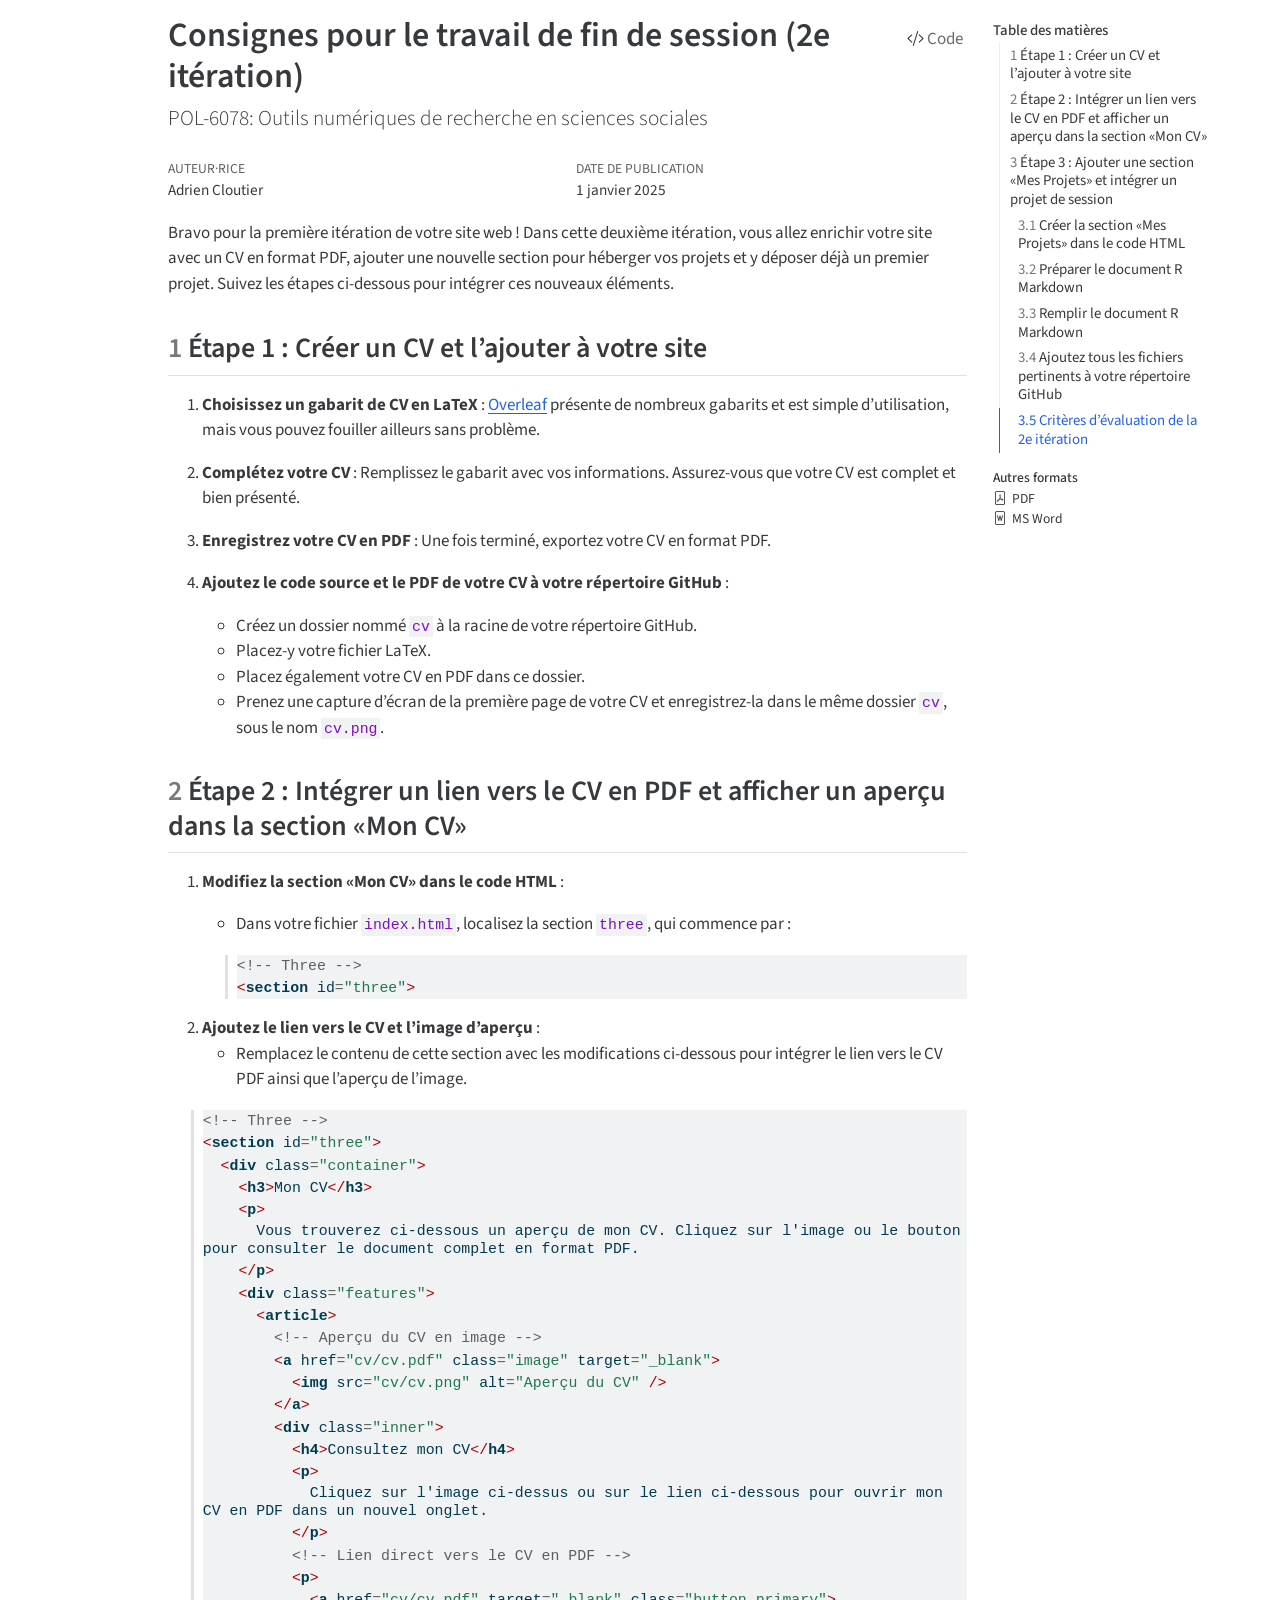
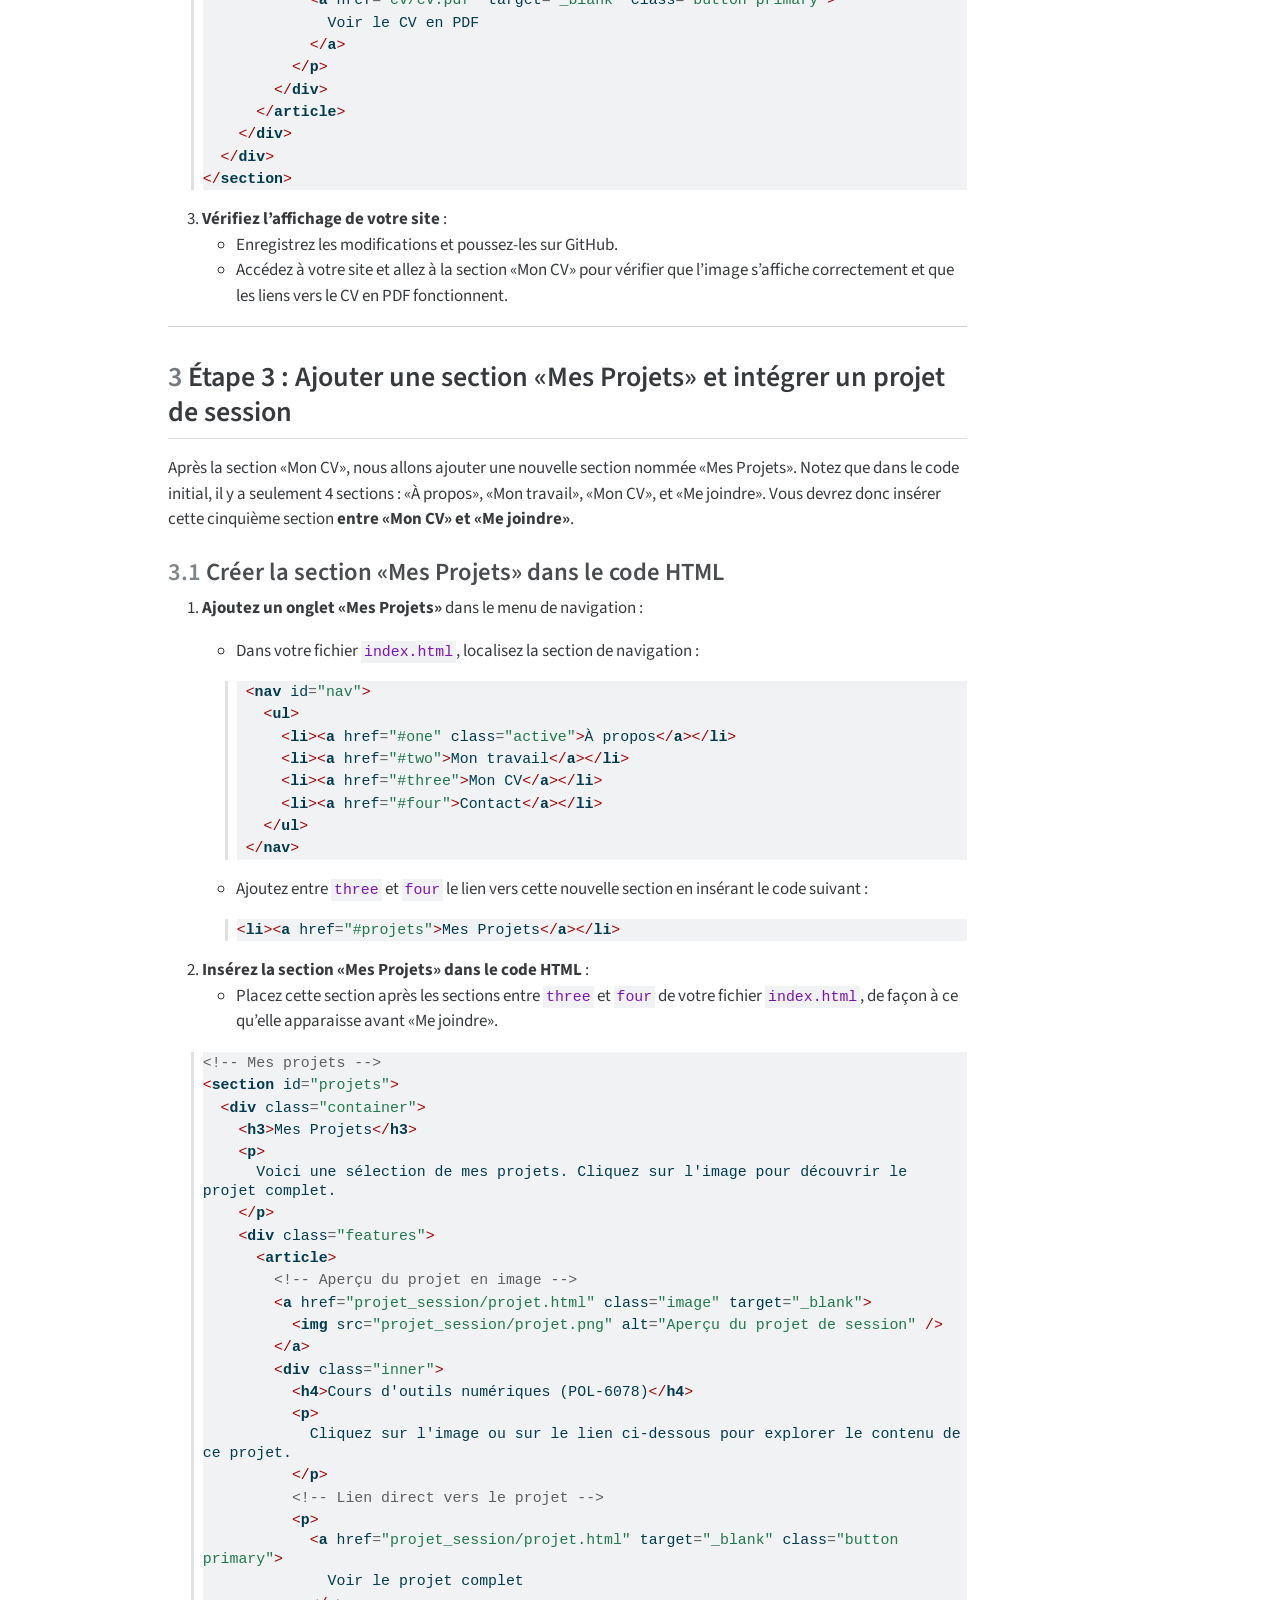
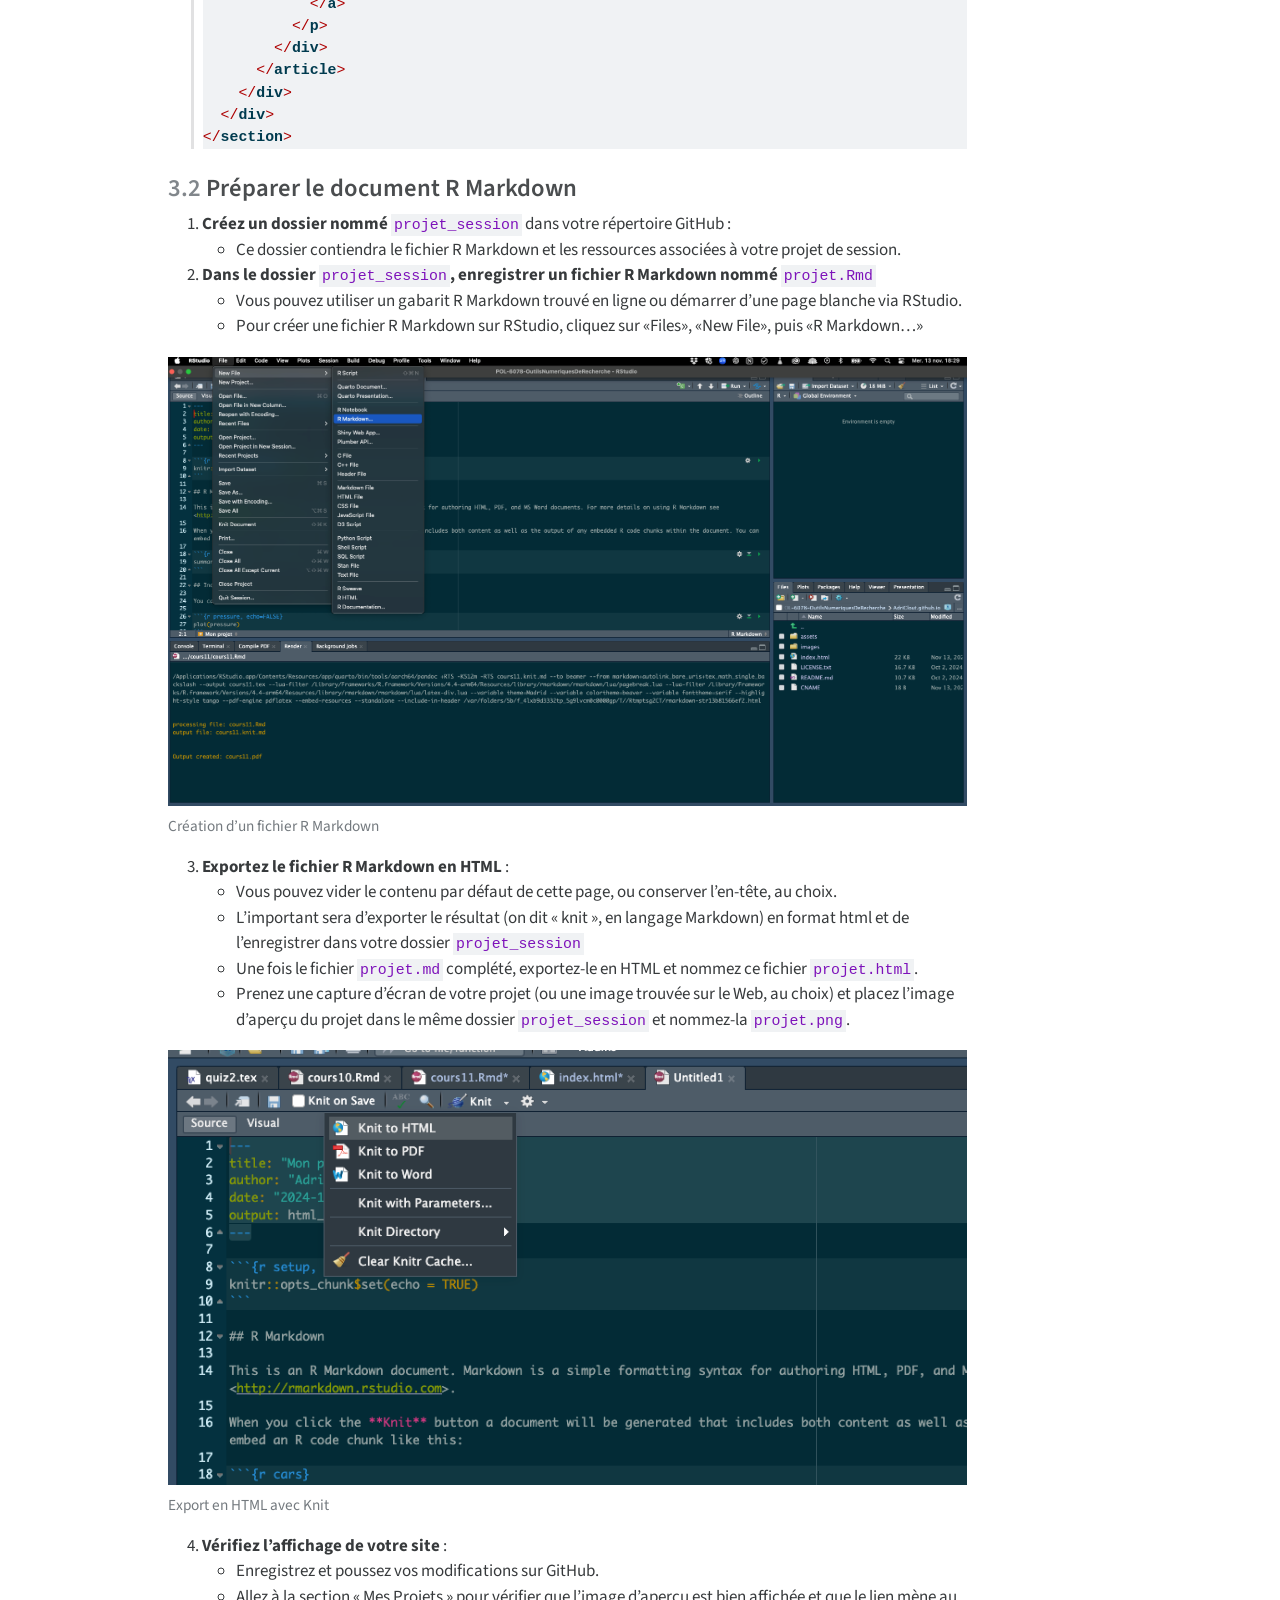
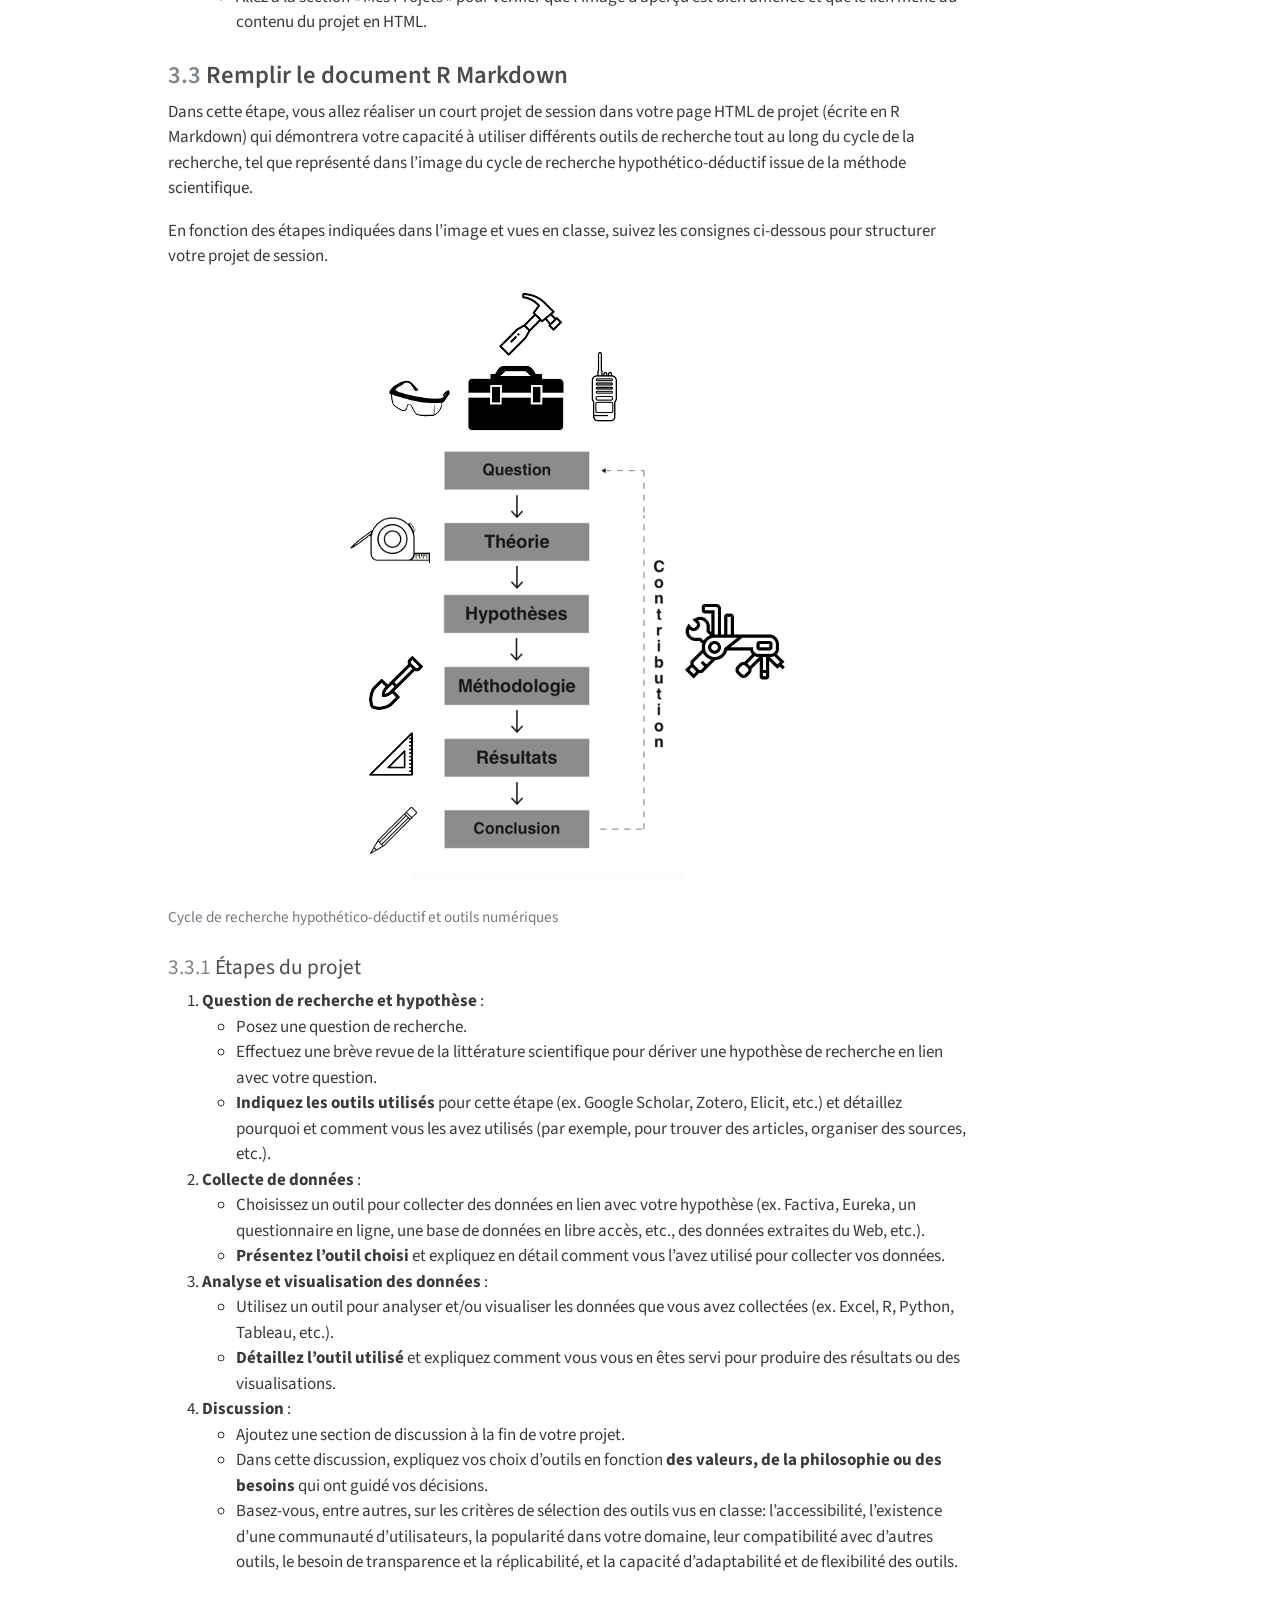
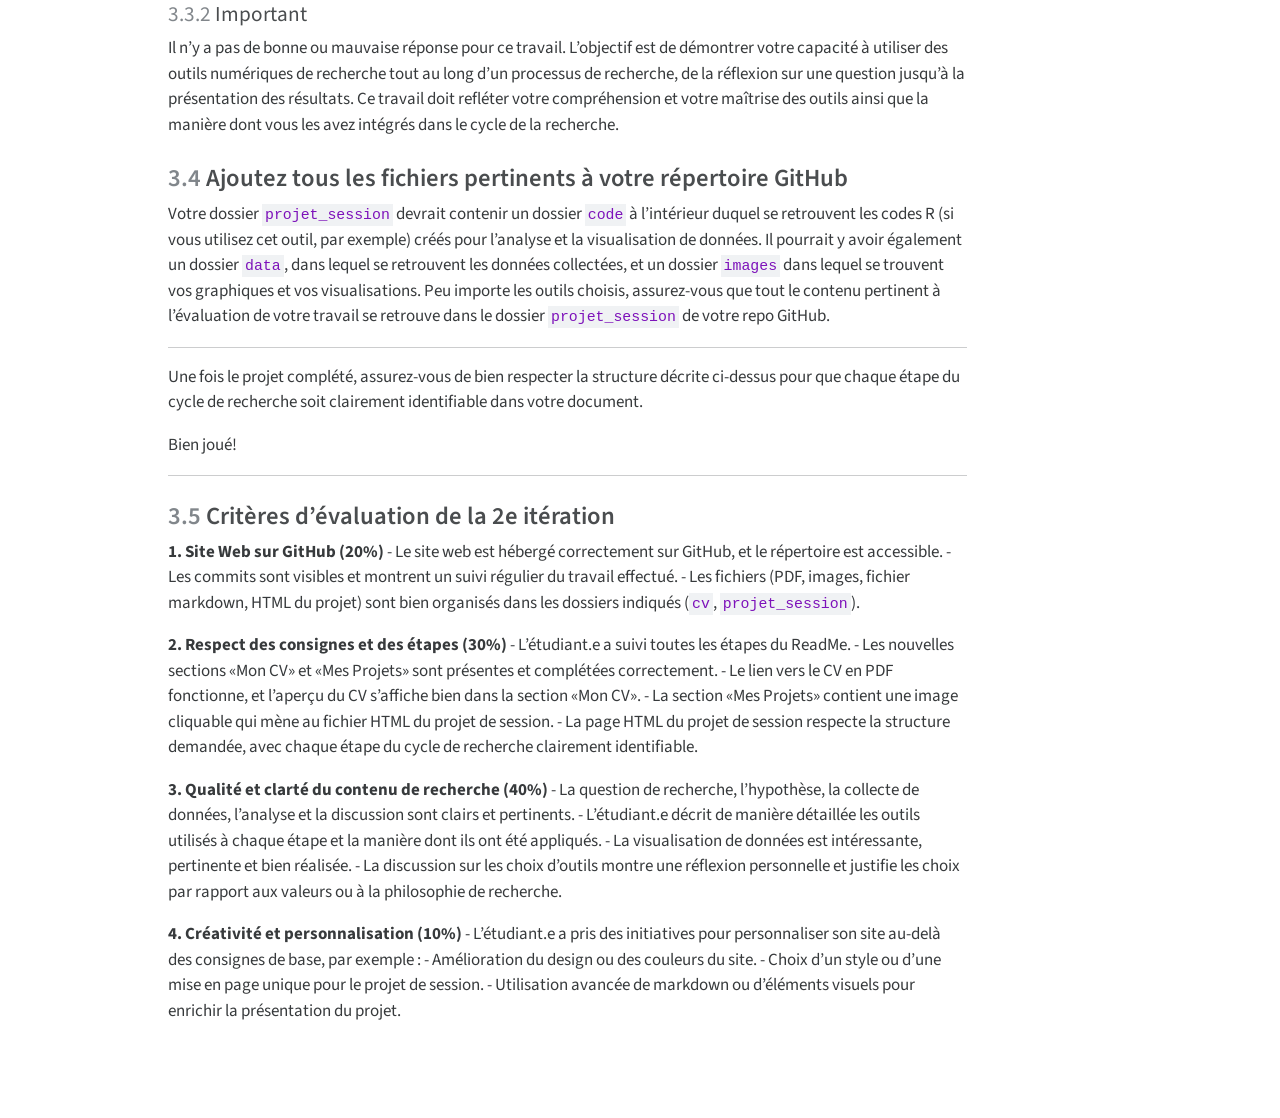
<file: projet_session/consignes_travail_final.html>
<!DOCTYPE html>
<html xmlns="http://www.w3.org/1999/xhtml" lang="fr" xml:lang="fr"><head>

<meta charset="utf-8">
<meta name="generator" content="quarto-1.8.26">

<meta name="viewport" content="width=device-width, initial-scale=1.0, user-scalable=yes">

<meta name="author" content="Adrien Cloutier">

<title>Consignes pour le travail de fin de session (2e itération)</title>
<style>
code{white-space: pre-wrap;}
span.smallcaps{font-variant: small-caps;}
div.columns{display: flex; gap: min(4vw, 1.5em);}
div.column{flex: auto; overflow-x: auto;}
div.hanging-indent{margin-left: 1.5em; text-indent: -1.5em;}
ul.task-list{list-style: none;}
ul.task-list li input[type="checkbox"] {
  width: 0.8em;
  margin: 0 0.8em 0.2em -1em; /* quarto-specific, see https://github.com/quarto-dev/quarto-cli/issues/4556 */ 
  vertical-align: middle;
}
/* CSS for syntax highlighting */
html { -webkit-text-size-adjust: 100%; }
pre > code.sourceCode { white-space: pre; position: relative; }
pre > code.sourceCode > span { display: inline-block; line-height: 1.25; }
pre > code.sourceCode > span:empty { height: 1.2em; }
.sourceCode { overflow: visible; }
code.sourceCode > span { color: inherit; text-decoration: inherit; }
div.sourceCode { margin: 1em 0; }
pre.sourceCode { margin: 0; }
@media screen {
div.sourceCode { overflow: auto; }
}
@media print {
pre > code.sourceCode { white-space: pre-wrap; }
pre > code.sourceCode > span { text-indent: -5em; padding-left: 5em; }
}
pre.numberSource code
  { counter-reset: source-line 0; }
pre.numberSource code > span
  { position: relative; left: -4em; counter-increment: source-line; }
pre.numberSource code > span > a:first-child::before
  { content: counter(source-line);
    position: relative; left: -1em; text-align: right; vertical-align: baseline;
    border: none; display: inline-block;
    -webkit-touch-callout: none; -webkit-user-select: none;
    -khtml-user-select: none; -moz-user-select: none;
    -ms-user-select: none; user-select: none;
    padding: 0 4px; width: 4em;
  }
pre.numberSource { margin-left: 3em;  padding-left: 4px; }
div.sourceCode
  {   }
@media screen {
pre > code.sourceCode > span > a:first-child::before { text-decoration: underline; }
}
</style>


<script src="consignes_travail_final_files/libs/clipboard/clipboard.min.js"></script>
<script src="consignes_travail_final_files/libs/quarto-html/quarto.js" type="module"></script>
<script src="consignes_travail_final_files/libs/quarto-html/tabsets/tabsets.js" type="module"></script>
<script src="consignes_travail_final_files/libs/quarto-html/axe/axe-check.js" type="module"></script>
<script src="consignes_travail_final_files/libs/quarto-html/popper.min.js"></script>
<script src="consignes_travail_final_files/libs/quarto-html/tippy.umd.min.js"></script>
<script src="consignes_travail_final_files/libs/quarto-html/anchor.min.js"></script>
<link href="consignes_travail_final_files/libs/quarto-html/tippy.css" rel="stylesheet">
<link href="consignes_travail_final_files/libs/quarto-html/quarto-syntax-highlighting-587c61ba64f3a5504c4d52d930310e48.css" rel="stylesheet" id="quarto-text-highlighting-styles">
<script src="consignes_travail_final_files/libs/bootstrap/bootstrap.min.js"></script>
<link href="consignes_travail_final_files/libs/bootstrap/bootstrap-icons.css" rel="stylesheet">
<link href="consignes_travail_final_files/libs/bootstrap/bootstrap-184d526a5bcbf6979234d6aa1212e888.min.css" rel="stylesheet" append-hash="true" id="quarto-bootstrap" data-mode="light">


</head>

<body class="quarto-light">

<div id="quarto-content" class="page-columns page-rows-contents page-layout-article">
<div id="quarto-margin-sidebar" class="sidebar margin-sidebar">
  <nav id="TOC" role="doc-toc" class="toc-active">
    <h2 id="toc-title">Table des matières</h2>
   
  <ul>
  <li><a href="#étape-1-créer-un-cv-et-lajouter-à-votre-site" id="toc-étape-1-créer-un-cv-et-lajouter-à-votre-site" class="nav-link active" data-scroll-target="#étape-1-créer-un-cv-et-lajouter-à-votre-site"><span class="header-section-number">1</span> Étape 1 : Créer un CV et l’ajouter à votre site</a></li>
  <li><a href="#étape-2-intégrer-un-lien-vers-le-cv-en-pdf-et-afficher-un-aperçu-dans-la-section-mon-cv" id="toc-étape-2-intégrer-un-lien-vers-le-cv-en-pdf-et-afficher-un-aperçu-dans-la-section-mon-cv" class="nav-link" data-scroll-target="#étape-2-intégrer-un-lien-vers-le-cv-en-pdf-et-afficher-un-aperçu-dans-la-section-mon-cv"><span class="header-section-number">2</span> Étape 2 : Intégrer un lien vers le CV en PDF et afficher un aperçu dans la section «Mon CV»</a></li>
  <li><a href="#étape-3-ajouter-une-section-mes-projets-et-intégrer-un-projet-de-session" id="toc-étape-3-ajouter-une-section-mes-projets-et-intégrer-un-projet-de-session" class="nav-link" data-scroll-target="#étape-3-ajouter-une-section-mes-projets-et-intégrer-un-projet-de-session"><span class="header-section-number">3</span> Étape 3 : Ajouter une section «Mes Projets» et intégrer un projet de session</a>
  <ul class="collapse">
  <li><a href="#créer-la-section-mes-projets-dans-le-code-html" id="toc-créer-la-section-mes-projets-dans-le-code-html" class="nav-link" data-scroll-target="#créer-la-section-mes-projets-dans-le-code-html"><span class="header-section-number">3.1</span> Créer la section «Mes Projets» dans le code HTML</a></li>
  <li><a href="#préparer-le-document-r-markdown" id="toc-préparer-le-document-r-markdown" class="nav-link" data-scroll-target="#préparer-le-document-r-markdown"><span class="header-section-number">3.2</span> Préparer le document R Markdown</a></li>
  <li><a href="#remplir-le-document-r-markdown" id="toc-remplir-le-document-r-markdown" class="nav-link" data-scroll-target="#remplir-le-document-r-markdown"><span class="header-section-number">3.3</span> Remplir le document R Markdown</a></li>
  <li><a href="#ajoutez-tous-les-fichiers-pertinents-à-votre-répertoire-github" id="toc-ajoutez-tous-les-fichiers-pertinents-à-votre-répertoire-github" class="nav-link" data-scroll-target="#ajoutez-tous-les-fichiers-pertinents-à-votre-répertoire-github"><span class="header-section-number">3.4</span> Ajoutez tous les fichiers pertinents à votre répertoire GitHub</a></li>
  <li><a href="#critères-dévaluation-de-la-2e-itération" id="toc-critères-dévaluation-de-la-2e-itération" class="nav-link" data-scroll-target="#critères-dévaluation-de-la-2e-itération"><span class="header-section-number">3.5</span> Critères d’évaluation de la 2e itération</a></li>
  </ul></li>
  </ul>
<div class="quarto-alternate-formats"><h2>Autres formats</h2><ul><li><a href="consignes_travail_final.pdf"><i class="bi bi-file-pdf"></i>PDF</a></li><li><a href="consignes_travail_final.docx"><i class="bi bi-file-word"></i>MS Word</a></li></ul></div></nav>
</div>
<main class="content" id="quarto-document-content">

<header id="title-block-header" class="quarto-title-block default">
<div class="quarto-title">
<div class="quarto-title-block"><div><h1 class="title">Consignes pour le travail de fin de session (2e itération)</h1><button type="button" class="btn code-tools-button" id="quarto-code-tools-source"><i class="bi"></i> Code</button></div></div>
<p class="subtitle lead">POL-6078: Outils numériques de recherche en sciences sociales</p>
</div>



<div class="quarto-title-meta">

    <div>
    <div class="quarto-title-meta-heading">Auteur·rice</div>
    <div class="quarto-title-meta-contents">
             <p>Adrien Cloutier </p>
          </div>
  </div>
    
    <div>
    <div class="quarto-title-meta-heading">Date de publication</div>
    <div class="quarto-title-meta-contents">
      <p class="date">1 janvier 2025</p>
    </div>
  </div>
  
    
  </div>
  


</header>


<p>Bravo pour la première itération de votre site web ! Dans cette deuxième itération, vous allez enrichir votre site avec un CV en format PDF, ajouter une nouvelle section pour héberger vos projets et y déposer déjà un premier projet. Suivez les étapes ci-dessous pour intégrer ces nouveaux éléments.</p>
<section id="étape-1-créer-un-cv-et-lajouter-à-votre-site" class="level2" data-number="1">
<h2 data-number="1" class="anchored" data-anchor-id="étape-1-créer-un-cv-et-lajouter-à-votre-site"><span class="header-section-number">1</span> Étape 1 : Créer un CV et l’ajouter à votre site</h2>
<ol type="1">
<li><p><strong>Choisissez un gabarit de CV en LaTeX</strong> : <a href="https://fr.overleaf.com/gallery/tagged/cv">Overleaf</a> présente de nombreux gabarits et est simple d’utilisation, mais vous pouvez fouiller ailleurs sans problème.</p></li>
<li><p><strong>Complétez votre CV</strong> : Remplissez le gabarit avec vos informations. Assurez-vous que votre CV est complet et bien présenté.</p></li>
<li><p><strong>Enregistrez votre CV en PDF</strong> : Une fois terminé, exportez votre CV en format PDF.</p></li>
<li><p><strong>Ajoutez le code source et le PDF de votre CV à votre répertoire GitHub</strong> :</p>
<ul>
<li>Créez un dossier nommé <code>cv</code> à la racine de votre répertoire GitHub.</li>
<li>Placez-y votre fichier LaTeX.</li>
<li>Placez également votre CV en PDF dans ce dossier.</li>
<li>Prenez une capture d’écran de la première page de votre CV et enregistrez-la dans le même dossier <code>cv</code>, sous le nom <code>cv.png</code>.</li>
</ul></li>
</ol>
</section>
<section id="étape-2-intégrer-un-lien-vers-le-cv-en-pdf-et-afficher-un-aperçu-dans-la-section-mon-cv" class="level2" data-number="2">
<h2 data-number="2" class="anchored" data-anchor-id="étape-2-intégrer-un-lien-vers-le-cv-en-pdf-et-afficher-un-aperçu-dans-la-section-mon-cv"><span class="header-section-number">2</span> Étape 2 : Intégrer un lien vers le CV en PDF et afficher un aperçu dans la section «Mon CV»</h2>
<ol type="1">
<li><strong>Modifiez la section «Mon CV» dans le code HTML</strong> :
<ul>
<li><p>Dans votre fichier <code>index.html</code>, localisez la section <code>three</code>, qui commence par :</p>
<div class="code-copy-outer-scaffold"><div class="sourceCode" id="cb1"><pre class="sourceCode html code-with-copy"><code class="sourceCode html"><span id="cb1-1"><a href="#cb1-1" aria-hidden="true" tabindex="-1"></a><span class="co">&lt;!-- Three --&gt;</span></span>
<span id="cb1-2"><a href="#cb1-2" aria-hidden="true" tabindex="-1"></a><span class="dt">&lt;</span><span class="kw">section</span><span class="ot"> id</span><span class="op">=</span><span class="st">"three"</span><span class="dt">&gt;</span></span></code></pre></div><button title="Copier vers le presse-papier" class="code-copy-button"><i class="bi"></i></button></div></li>
</ul></li>
<li><strong>Ajoutez le lien vers le CV et l’image d’aperçu</strong> :
<ul>
<li>Remplacez le contenu de cette section avec les modifications ci-dessous pour intégrer le lien vers le CV PDF ainsi que l’aperçu de l’image.</li>
</ul>
<div class="code-copy-outer-scaffold"><div class="sourceCode" id="cb2"><pre class="sourceCode html code-with-copy"><code class="sourceCode html"><span id="cb2-1"><a href="#cb2-1" aria-hidden="true" tabindex="-1"></a><span class="co">&lt;!-- Three --&gt;</span></span>
<span id="cb2-2"><a href="#cb2-2" aria-hidden="true" tabindex="-1"></a><span class="dt">&lt;</span><span class="kw">section</span><span class="ot"> id</span><span class="op">=</span><span class="st">"three"</span><span class="dt">&gt;</span></span>
<span id="cb2-3"><a href="#cb2-3" aria-hidden="true" tabindex="-1"></a>  <span class="dt">&lt;</span><span class="kw">div</span><span class="ot"> class</span><span class="op">=</span><span class="st">"container"</span><span class="dt">&gt;</span></span>
<span id="cb2-4"><a href="#cb2-4" aria-hidden="true" tabindex="-1"></a>    <span class="dt">&lt;</span><span class="kw">h3</span><span class="dt">&gt;</span>Mon CV<span class="dt">&lt;/</span><span class="kw">h3</span><span class="dt">&gt;</span></span>
<span id="cb2-5"><a href="#cb2-5" aria-hidden="true" tabindex="-1"></a>    <span class="dt">&lt;</span><span class="kw">p</span><span class="dt">&gt;</span></span>
<span id="cb2-6"><a href="#cb2-6" aria-hidden="true" tabindex="-1"></a>      Vous trouverez ci-dessous un aperçu de mon CV. Cliquez sur l'image ou le bouton pour consulter le document complet en format PDF.</span>
<span id="cb2-7"><a href="#cb2-7" aria-hidden="true" tabindex="-1"></a>    <span class="dt">&lt;/</span><span class="kw">p</span><span class="dt">&gt;</span></span>
<span id="cb2-8"><a href="#cb2-8" aria-hidden="true" tabindex="-1"></a>    <span class="dt">&lt;</span><span class="kw">div</span><span class="ot"> class</span><span class="op">=</span><span class="st">"features"</span><span class="dt">&gt;</span></span>
<span id="cb2-9"><a href="#cb2-9" aria-hidden="true" tabindex="-1"></a>      <span class="dt">&lt;</span><span class="kw">article</span><span class="dt">&gt;</span></span>
<span id="cb2-10"><a href="#cb2-10" aria-hidden="true" tabindex="-1"></a>        <span class="co">&lt;!-- Aperçu du CV en image --&gt;</span></span>
<span id="cb2-11"><a href="#cb2-11" aria-hidden="true" tabindex="-1"></a>        <span class="dt">&lt;</span><span class="kw">a</span><span class="ot"> href</span><span class="op">=</span><span class="st">"cv/cv.pdf"</span><span class="ot"> class</span><span class="op">=</span><span class="st">"image"</span><span class="ot"> target</span><span class="op">=</span><span class="st">"_blank"</span><span class="dt">&gt;</span></span>
<span id="cb2-12"><a href="#cb2-12" aria-hidden="true" tabindex="-1"></a>          <span class="dt">&lt;</span><span class="kw">img</span><span class="ot"> src</span><span class="op">=</span><span class="st">"cv/cv.png"</span><span class="ot"> alt</span><span class="op">=</span><span class="st">"Aperçu du CV"</span><span class="ot"> </span><span class="dt">/&gt;</span></span>
<span id="cb2-13"><a href="#cb2-13" aria-hidden="true" tabindex="-1"></a>        <span class="dt">&lt;/</span><span class="kw">a</span><span class="dt">&gt;</span></span>
<span id="cb2-14"><a href="#cb2-14" aria-hidden="true" tabindex="-1"></a>        <span class="dt">&lt;</span><span class="kw">div</span><span class="ot"> class</span><span class="op">=</span><span class="st">"inner"</span><span class="dt">&gt;</span></span>
<span id="cb2-15"><a href="#cb2-15" aria-hidden="true" tabindex="-1"></a>          <span class="dt">&lt;</span><span class="kw">h4</span><span class="dt">&gt;</span>Consultez mon CV<span class="dt">&lt;/</span><span class="kw">h4</span><span class="dt">&gt;</span></span>
<span id="cb2-16"><a href="#cb2-16" aria-hidden="true" tabindex="-1"></a>          <span class="dt">&lt;</span><span class="kw">p</span><span class="dt">&gt;</span></span>
<span id="cb2-17"><a href="#cb2-17" aria-hidden="true" tabindex="-1"></a>            Cliquez sur l'image ci-dessus ou sur le lien ci-dessous pour ouvrir mon CV en PDF dans un nouvel onglet.</span>
<span id="cb2-18"><a href="#cb2-18" aria-hidden="true" tabindex="-1"></a>          <span class="dt">&lt;/</span><span class="kw">p</span><span class="dt">&gt;</span></span>
<span id="cb2-19"><a href="#cb2-19" aria-hidden="true" tabindex="-1"></a>          <span class="co">&lt;!-- Lien direct vers le CV en PDF --&gt;</span></span>
<span id="cb2-20"><a href="#cb2-20" aria-hidden="true" tabindex="-1"></a>          <span class="dt">&lt;</span><span class="kw">p</span><span class="dt">&gt;</span></span>
<span id="cb2-21"><a href="#cb2-21" aria-hidden="true" tabindex="-1"></a>            <span class="dt">&lt;</span><span class="kw">a</span><span class="ot"> href</span><span class="op">=</span><span class="st">"cv/cv.pdf"</span><span class="ot"> target</span><span class="op">=</span><span class="st">"_blank"</span><span class="ot"> class</span><span class="op">=</span><span class="st">"button primary"</span><span class="dt">&gt;</span></span>
<span id="cb2-22"><a href="#cb2-22" aria-hidden="true" tabindex="-1"></a>              Voir le CV en PDF</span>
<span id="cb2-23"><a href="#cb2-23" aria-hidden="true" tabindex="-1"></a>            <span class="dt">&lt;/</span><span class="kw">a</span><span class="dt">&gt;</span></span>
<span id="cb2-24"><a href="#cb2-24" aria-hidden="true" tabindex="-1"></a>          <span class="dt">&lt;/</span><span class="kw">p</span><span class="dt">&gt;</span></span>
<span id="cb2-25"><a href="#cb2-25" aria-hidden="true" tabindex="-1"></a>        <span class="dt">&lt;/</span><span class="kw">div</span><span class="dt">&gt;</span></span>
<span id="cb2-26"><a href="#cb2-26" aria-hidden="true" tabindex="-1"></a>      <span class="dt">&lt;/</span><span class="kw">article</span><span class="dt">&gt;</span></span>
<span id="cb2-27"><a href="#cb2-27" aria-hidden="true" tabindex="-1"></a>    <span class="dt">&lt;/</span><span class="kw">div</span><span class="dt">&gt;</span></span>
<span id="cb2-28"><a href="#cb2-28" aria-hidden="true" tabindex="-1"></a>  <span class="dt">&lt;/</span><span class="kw">div</span><span class="dt">&gt;</span></span>
<span id="cb2-29"><a href="#cb2-29" aria-hidden="true" tabindex="-1"></a><span class="dt">&lt;/</span><span class="kw">section</span><span class="dt">&gt;</span></span></code></pre></div><button title="Copier vers le presse-papier" class="code-copy-button"><i class="bi"></i></button></div></li>
<li><strong>Vérifiez l’affichage de votre site</strong> :
<ul>
<li>Enregistrez les modifications et poussez-les sur GitHub.</li>
<li>Accédez à votre site et allez à la section «Mon CV» pour vérifier que l’image s’affiche correctement et que les liens vers le CV en PDF fonctionnent.</li>
</ul></li>
</ol>
<hr>
</section>
<section id="étape-3-ajouter-une-section-mes-projets-et-intégrer-un-projet-de-session" class="level2" data-number="3">
<h2 data-number="3" class="anchored" data-anchor-id="étape-3-ajouter-une-section-mes-projets-et-intégrer-un-projet-de-session"><span class="header-section-number">3</span> Étape 3 : Ajouter une section «Mes Projets» et intégrer un projet de session</h2>
<p>Après la section «Mon CV», nous allons ajouter une nouvelle section nommée «Mes Projets». Notez que dans le code initial, il y a seulement 4 sections : «À propos», «Mon travail», «Mon CV», et «Me joindre». Vous devrez donc insérer cette cinquième section <strong>entre «Mon CV» et «Me joindre»</strong>.</p>
<section id="créer-la-section-mes-projets-dans-le-code-html" class="level3" data-number="3.1">
<h3 data-number="3.1" class="anchored" data-anchor-id="créer-la-section-mes-projets-dans-le-code-html"><span class="header-section-number">3.1</span> Créer la section «Mes Projets» dans le code HTML</h3>
<ol type="1">
<li><strong>Ajoutez un onglet «Mes Projets»</strong> dans le menu de navigation :
<ul>
<li><p>Dans votre fichier <code>index.html</code>, localisez la section de navigation :</p>
<div class="code-copy-outer-scaffold"><div class="sourceCode" id="cb3"><pre class="sourceCode html code-with-copy"><code class="sourceCode html"><span id="cb3-1"><a href="#cb3-1" aria-hidden="true" tabindex="-1"></a> <span class="dt">&lt;</span><span class="kw">nav</span><span class="ot"> id</span><span class="op">=</span><span class="st">"nav"</span><span class="dt">&gt;</span></span>
<span id="cb3-2"><a href="#cb3-2" aria-hidden="true" tabindex="-1"></a>   <span class="dt">&lt;</span><span class="kw">ul</span><span class="dt">&gt;</span></span>
<span id="cb3-3"><a href="#cb3-3" aria-hidden="true" tabindex="-1"></a>     <span class="dt">&lt;</span><span class="kw">li</span><span class="dt">&gt;&lt;</span><span class="kw">a</span><span class="ot"> href</span><span class="op">=</span><span class="st">"#one"</span><span class="ot"> class</span><span class="op">=</span><span class="st">"active"</span><span class="dt">&gt;</span>À propos<span class="dt">&lt;/</span><span class="kw">a</span><span class="dt">&gt;&lt;/</span><span class="kw">li</span><span class="dt">&gt;</span></span>
<span id="cb3-4"><a href="#cb3-4" aria-hidden="true" tabindex="-1"></a>     <span class="dt">&lt;</span><span class="kw">li</span><span class="dt">&gt;&lt;</span><span class="kw">a</span><span class="ot"> href</span><span class="op">=</span><span class="st">"#two"</span><span class="dt">&gt;</span>Mon travail<span class="dt">&lt;/</span><span class="kw">a</span><span class="dt">&gt;&lt;/</span><span class="kw">li</span><span class="dt">&gt;</span></span>
<span id="cb3-5"><a href="#cb3-5" aria-hidden="true" tabindex="-1"></a>     <span class="dt">&lt;</span><span class="kw">li</span><span class="dt">&gt;&lt;</span><span class="kw">a</span><span class="ot"> href</span><span class="op">=</span><span class="st">"#three"</span><span class="dt">&gt;</span>Mon CV<span class="dt">&lt;/</span><span class="kw">a</span><span class="dt">&gt;&lt;/</span><span class="kw">li</span><span class="dt">&gt;</span></span>
<span id="cb3-6"><a href="#cb3-6" aria-hidden="true" tabindex="-1"></a>     <span class="dt">&lt;</span><span class="kw">li</span><span class="dt">&gt;&lt;</span><span class="kw">a</span><span class="ot"> href</span><span class="op">=</span><span class="st">"#four"</span><span class="dt">&gt;</span>Contact<span class="dt">&lt;/</span><span class="kw">a</span><span class="dt">&gt;&lt;/</span><span class="kw">li</span><span class="dt">&gt;</span></span>
<span id="cb3-7"><a href="#cb3-7" aria-hidden="true" tabindex="-1"></a>   <span class="dt">&lt;/</span><span class="kw">ul</span><span class="dt">&gt;</span></span>
<span id="cb3-8"><a href="#cb3-8" aria-hidden="true" tabindex="-1"></a> <span class="dt">&lt;/</span><span class="kw">nav</span><span class="dt">&gt;</span></span></code></pre></div><button title="Copier vers le presse-papier" class="code-copy-button"><i class="bi"></i></button></div></li>
<li><p>Ajoutez entre <code>three</code> et <code>four</code> le lien vers cette nouvelle section en insérant le code suivant :</p>
<div class="code-copy-outer-scaffold"><div class="sourceCode" id="cb4"><pre class="sourceCode html code-with-copy"><code class="sourceCode html"><span id="cb4-1"><a href="#cb4-1" aria-hidden="true" tabindex="-1"></a><span class="dt">&lt;</span><span class="kw">li</span><span class="dt">&gt;&lt;</span><span class="kw">a</span><span class="ot"> href</span><span class="op">=</span><span class="st">"#projets"</span><span class="dt">&gt;</span>Mes Projets<span class="dt">&lt;/</span><span class="kw">a</span><span class="dt">&gt;&lt;/</span><span class="kw">li</span><span class="dt">&gt;</span></span></code></pre></div><button title="Copier vers le presse-papier" class="code-copy-button"><i class="bi"></i></button></div></li>
</ul></li>
<li><strong>Insérez la section «Mes Projets» dans le code HTML</strong> :
<ul>
<li>Placez cette section après les sections entre <code>three</code> et <code>four</code> de votre fichier <code>index.html</code>, de façon à ce qu’elle apparaisse avant «Me joindre».</li>
</ul>
<div class="code-copy-outer-scaffold"><div class="sourceCode" id="cb5"><pre class="sourceCode html code-with-copy"><code class="sourceCode html"><span id="cb5-1"><a href="#cb5-1" aria-hidden="true" tabindex="-1"></a><span class="co">&lt;!-- Mes projets --&gt;</span></span>
<span id="cb5-2"><a href="#cb5-2" aria-hidden="true" tabindex="-1"></a><span class="dt">&lt;</span><span class="kw">section</span><span class="ot"> id</span><span class="op">=</span><span class="st">"projets"</span><span class="dt">&gt;</span></span>
<span id="cb5-3"><a href="#cb5-3" aria-hidden="true" tabindex="-1"></a>  <span class="dt">&lt;</span><span class="kw">div</span><span class="ot"> class</span><span class="op">=</span><span class="st">"container"</span><span class="dt">&gt;</span></span>
<span id="cb5-4"><a href="#cb5-4" aria-hidden="true" tabindex="-1"></a>    <span class="dt">&lt;</span><span class="kw">h3</span><span class="dt">&gt;</span>Mes Projets<span class="dt">&lt;/</span><span class="kw">h3</span><span class="dt">&gt;</span></span>
<span id="cb5-5"><a href="#cb5-5" aria-hidden="true" tabindex="-1"></a>    <span class="dt">&lt;</span><span class="kw">p</span><span class="dt">&gt;</span></span>
<span id="cb5-6"><a href="#cb5-6" aria-hidden="true" tabindex="-1"></a>      Voici une sélection de mes projets. Cliquez sur l'image pour découvrir le projet complet.</span>
<span id="cb5-7"><a href="#cb5-7" aria-hidden="true" tabindex="-1"></a>    <span class="dt">&lt;/</span><span class="kw">p</span><span class="dt">&gt;</span></span>
<span id="cb5-8"><a href="#cb5-8" aria-hidden="true" tabindex="-1"></a>    <span class="dt">&lt;</span><span class="kw">div</span><span class="ot"> class</span><span class="op">=</span><span class="st">"features"</span><span class="dt">&gt;</span></span>
<span id="cb5-9"><a href="#cb5-9" aria-hidden="true" tabindex="-1"></a>      <span class="dt">&lt;</span><span class="kw">article</span><span class="dt">&gt;</span></span>
<span id="cb5-10"><a href="#cb5-10" aria-hidden="true" tabindex="-1"></a>        <span class="co">&lt;!-- Aperçu du projet en image --&gt;</span></span>
<span id="cb5-11"><a href="#cb5-11" aria-hidden="true" tabindex="-1"></a>        <span class="dt">&lt;</span><span class="kw">a</span><span class="ot"> href</span><span class="op">=</span><span class="st">"projet_session/projet.html"</span><span class="ot"> class</span><span class="op">=</span><span class="st">"image"</span><span class="ot"> target</span><span class="op">=</span><span class="st">"_blank"</span><span class="dt">&gt;</span></span>
<span id="cb5-12"><a href="#cb5-12" aria-hidden="true" tabindex="-1"></a>          <span class="dt">&lt;</span><span class="kw">img</span><span class="ot"> src</span><span class="op">=</span><span class="st">"projet_session/projet.png"</span><span class="ot"> alt</span><span class="op">=</span><span class="st">"Aperçu du projet de session"</span><span class="ot"> </span><span class="dt">/&gt;</span></span>
<span id="cb5-13"><a href="#cb5-13" aria-hidden="true" tabindex="-1"></a>        <span class="dt">&lt;/</span><span class="kw">a</span><span class="dt">&gt;</span></span>
<span id="cb5-14"><a href="#cb5-14" aria-hidden="true" tabindex="-1"></a>        <span class="dt">&lt;</span><span class="kw">div</span><span class="ot"> class</span><span class="op">=</span><span class="st">"inner"</span><span class="dt">&gt;</span></span>
<span id="cb5-15"><a href="#cb5-15" aria-hidden="true" tabindex="-1"></a>          <span class="dt">&lt;</span><span class="kw">h4</span><span class="dt">&gt;</span>Cours d'outils numériques (POL-6078)<span class="dt">&lt;/</span><span class="kw">h4</span><span class="dt">&gt;</span></span>
<span id="cb5-16"><a href="#cb5-16" aria-hidden="true" tabindex="-1"></a>          <span class="dt">&lt;</span><span class="kw">p</span><span class="dt">&gt;</span></span>
<span id="cb5-17"><a href="#cb5-17" aria-hidden="true" tabindex="-1"></a>            Cliquez sur l'image ou sur le lien ci-dessous pour explorer le contenu de ce projet.</span>
<span id="cb5-18"><a href="#cb5-18" aria-hidden="true" tabindex="-1"></a>          <span class="dt">&lt;/</span><span class="kw">p</span><span class="dt">&gt;</span></span>
<span id="cb5-19"><a href="#cb5-19" aria-hidden="true" tabindex="-1"></a>          <span class="co">&lt;!-- Lien direct vers le projet --&gt;</span></span>
<span id="cb5-20"><a href="#cb5-20" aria-hidden="true" tabindex="-1"></a>          <span class="dt">&lt;</span><span class="kw">p</span><span class="dt">&gt;</span></span>
<span id="cb5-21"><a href="#cb5-21" aria-hidden="true" tabindex="-1"></a>            <span class="dt">&lt;</span><span class="kw">a</span><span class="ot"> href</span><span class="op">=</span><span class="st">"projet_session/projet.html"</span><span class="ot"> target</span><span class="op">=</span><span class="st">"_blank"</span><span class="ot"> class</span><span class="op">=</span><span class="st">"button primary"</span><span class="dt">&gt;</span></span>
<span id="cb5-22"><a href="#cb5-22" aria-hidden="true" tabindex="-1"></a>              Voir le projet complet</span>
<span id="cb5-23"><a href="#cb5-23" aria-hidden="true" tabindex="-1"></a>            <span class="dt">&lt;/</span><span class="kw">a</span><span class="dt">&gt;</span></span>
<span id="cb5-24"><a href="#cb5-24" aria-hidden="true" tabindex="-1"></a>          <span class="dt">&lt;/</span><span class="kw">p</span><span class="dt">&gt;</span></span>
<span id="cb5-25"><a href="#cb5-25" aria-hidden="true" tabindex="-1"></a>        <span class="dt">&lt;/</span><span class="kw">div</span><span class="dt">&gt;</span></span>
<span id="cb5-26"><a href="#cb5-26" aria-hidden="true" tabindex="-1"></a>      <span class="dt">&lt;/</span><span class="kw">article</span><span class="dt">&gt;</span></span>
<span id="cb5-27"><a href="#cb5-27" aria-hidden="true" tabindex="-1"></a>    <span class="dt">&lt;/</span><span class="kw">div</span><span class="dt">&gt;</span></span>
<span id="cb5-28"><a href="#cb5-28" aria-hidden="true" tabindex="-1"></a>  <span class="dt">&lt;/</span><span class="kw">div</span><span class="dt">&gt;</span></span>
<span id="cb5-29"><a href="#cb5-29" aria-hidden="true" tabindex="-1"></a><span class="dt">&lt;/</span><span class="kw">section</span><span class="dt">&gt;</span></span></code></pre></div><button title="Copier vers le presse-papier" class="code-copy-button"><i class="bi"></i></button></div></li>
</ol>
</section>
<section id="préparer-le-document-r-markdown" class="level3" data-number="3.2">
<h3 data-number="3.2" class="anchored" data-anchor-id="préparer-le-document-r-markdown"><span class="header-section-number">3.2</span> Préparer le document R Markdown</h3>
<ol type="1">
<li><strong>Créez un dossier nommé <code>projet_session</code></strong> dans votre répertoire GitHub :
<ul>
<li>Ce dossier contiendra le fichier R Markdown et les ressources associées à votre projet de session.</li>
</ul></li>
<li><strong>Dans le dossier <code>projet_session</code>, enregistrer un fichier R Markdown nommé <code>projet.Rmd</code></strong>
<ul>
<li>Vous pouvez utiliser un gabarit R Markdown trouvé en ligne ou démarrer d’une page blanche via RStudio.</li>
<li>Pour créer une fichier R Markdown sur RStudio, cliquez sur «Files», «New File», puis «R Markdown…»</li>
</ul></li>
</ol>
<div class="quarto-figure quarto-figure-center">
<figure class="figure">
<p><img src="images/rmarkdown.png" class="img-fluid figure-img"></p>
<figcaption>Création d’un fichier R Markdown</figcaption>
</figure>
</div>
<ol start="3" type="1">
<li><strong>Exportez le fichier R Markdown en HTML</strong> :
<ul>
<li>Vous pouvez vider le contenu par défaut de cette page, ou conserver l’en-tête, au choix.</li>
<li>L’important sera d’exporter le résultat (on dit « knit », en langage Markdown) en format html et de l’enregistrer dans votre dossier <code>projet_session</code></li>
<li>Une fois le fichier <code>projet.md</code> complété, exportez-le en HTML et nommez ce fichier <code>projet.html</code>.</li>
<li>Prenez une capture d’écran de votre projet (ou une image trouvée sur le Web, au choix) et placez l’image d’aperçu du projet dans le même dossier <code>projet_session</code> et nommez-la <code>projet.png</code>.</li>
</ul></li>
</ol>
<div class="quarto-figure quarto-figure-center">
<figure class="figure">
<p><img src="images/knit_html.png" class="img-fluid figure-img"></p>
<figcaption>Export en HTML avec Knit</figcaption>
</figure>
</div>
<ol start="4" type="1">
<li><strong>Vérifiez l’affichage de votre site</strong> :
<ul>
<li>Enregistrez et poussez vos modifications sur GitHub.</li>
<li>Allez à la section « Mes Projets » pour vérifier que l’image d’aperçu est bien affichée et que le lien mène au contenu du projet en HTML.</li>
</ul></li>
</ol>
</section>
<section id="remplir-le-document-r-markdown" class="level3" data-number="3.3">
<h3 data-number="3.3" class="anchored" data-anchor-id="remplir-le-document-r-markdown"><span class="header-section-number">3.3</span> Remplir le document R Markdown</h3>
<p>Dans cette étape, vous allez réaliser un court projet de session dans votre page HTML de projet (écrite en R Markdown) qui démontrera votre capacité à utiliser différents outils de recherche tout au long du cycle de la recherche, tel que représenté dans l’image du cycle de recherche hypothético-déductif issue de la méthode scientifique.</p>
<p>En fonction des étapes indiquées dans l’image et vues en classe, suivez les consignes ci-dessous pour structurer votre projet de session.</p>
<div class="quarto-figure quarto-figure-center">
<figure class="figure">
<p><img src="images/cycle_recherche_outils.png" class="img-fluid figure-img"></p>
<figcaption>Cycle de recherche hypothético-déductif et outils numériques</figcaption>
</figure>
</div>
<section id="étapes-du-projet" class="level4" data-number="3.3.1">
<h4 data-number="3.3.1" class="anchored" data-anchor-id="étapes-du-projet"><span class="header-section-number">3.3.1</span> Étapes du projet</h4>
<ol type="1">
<li><strong>Question de recherche et hypothèse</strong> :
<ul>
<li>Posez une question de recherche.</li>
<li>Effectuez une brève revue de la littérature scientifique pour dériver une hypothèse de recherche en lien avec votre question.</li>
<li><strong>Indiquez les outils utilisés</strong> pour cette étape (ex. Google Scholar, Zotero, Elicit, etc.) et détaillez pourquoi et comment vous les avez utilisés (par exemple, pour trouver des articles, organiser des sources, etc.).</li>
</ul></li>
<li><strong>Collecte de données</strong> :
<ul>
<li>Choisissez un outil pour collecter des données en lien avec votre hypothèse (ex. Factiva, Eureka, un questionnaire en ligne, une base de données en libre accès, etc., des données extraites du Web, etc.).</li>
<li><strong>Présentez l’outil choisi</strong> et expliquez en détail comment vous l’avez utilisé pour collecter vos données.</li>
</ul></li>
<li><strong>Analyse et visualisation des données</strong> :
<ul>
<li>Utilisez un outil pour analyser et/ou visualiser les données que vous avez collectées (ex. Excel, R, Python, Tableau, etc.).</li>
<li><strong>Détaillez l’outil utilisé</strong> et expliquez comment vous vous en êtes servi pour produire des résultats ou des visualisations.</li>
</ul></li>
<li><strong>Discussion</strong> :
<ul>
<li>Ajoutez une section de discussion à la fin de votre projet.</li>
<li>Dans cette discussion, expliquez vos choix d’outils en fonction <strong>des valeurs, de la philosophie ou des besoins</strong> qui ont guidé vos décisions.</li>
<li>Basez-vous, entre autres, sur les critères de sélection des outils vus en classe: l’accessibilité, l’existence d’une communauté d’utilisateurs, la popularité dans votre domaine, leur compatibilité avec d’autres outils, le besoin de transparence et la réplicabilité, et la capacité d’adaptabilité et de flexibilité des outils.</li>
</ul></li>
</ol>
</section>
<section id="important" class="level4" data-number="3.3.2">
<h4 data-number="3.3.2" class="anchored" data-anchor-id="important"><span class="header-section-number">3.3.2</span> Important</h4>
<p>Il n’y a pas de bonne ou mauvaise réponse pour ce travail. L’objectif est de démontrer votre capacité à utiliser des outils numériques de recherche tout au long d’un processus de recherche, de la réflexion sur une question jusqu’à la présentation des résultats. Ce travail doit refléter votre compréhension et votre maîtrise des outils ainsi que la manière dont vous les avez intégrés dans le cycle de la recherche.</p>
</section>
</section>
<section id="ajoutez-tous-les-fichiers-pertinents-à-votre-répertoire-github" class="level3" data-number="3.4">
<h3 data-number="3.4" class="anchored" data-anchor-id="ajoutez-tous-les-fichiers-pertinents-à-votre-répertoire-github"><span class="header-section-number">3.4</span> Ajoutez tous les fichiers pertinents à votre répertoire GitHub</h3>
<p>Votre dossier <code>projet_session</code> devrait contenir un dossier <code>code</code> à l’intérieur duquel se retrouvent les codes R (si vous utilisez cet outil, par exemple) créés pour l’analyse et la visualisation de données. Il pourrait y avoir également un dossier <code>data</code>, dans lequel se retrouvent les données collectées, et un dossier <code>images</code> dans lequel se trouvent vos graphiques et vos visualisations. Peu importe les outils choisis, assurez-vous que tout le contenu pertinent à l’évaluation de votre travail se retrouve dans le dossier <code>projet_session</code> de votre repo GitHub.</p>
<hr>
<p>Une fois le projet complété, assurez-vous de bien respecter la structure décrite ci-dessus pour que chaque étape du cycle de recherche soit clairement identifiable dans votre document.</p>
<p>Bien joué!</p>
<hr>
</section>
<section id="critères-dévaluation-de-la-2e-itération" class="level3" data-number="3.5">
<h3 data-number="3.5" class="anchored" data-anchor-id="critères-dévaluation-de-la-2e-itération"><span class="header-section-number">3.5</span> Critères d’évaluation de la 2e itération</h3>
<p><strong>1. Site Web sur GitHub (20%)</strong> - Le site web est hébergé correctement sur GitHub, et le répertoire est accessible. - Les commits sont visibles et montrent un suivi régulier du travail effectué. - Les fichiers (PDF, images, fichier markdown, HTML du projet) sont bien organisés dans les dossiers indiqués (<code>cv</code>, <code>projet_session</code>).</p>
<p><strong>2. Respect des consignes et des étapes (30%)</strong> - L’étudiant.e a suivi toutes les étapes du ReadMe. - Les nouvelles sections «Mon CV» et «Mes Projets» sont présentes et complétées correctement. - Le lien vers le CV en PDF fonctionne, et l’aperçu du CV s’affiche bien dans la section «Mon CV». - La section «Mes Projets» contient une image cliquable qui mène au fichier HTML du projet de session. - La page HTML du projet de session respecte la structure demandée, avec chaque étape du cycle de recherche clairement identifiable.</p>
<p><strong>3. Qualité et clarté du contenu de recherche (40%)</strong> - La question de recherche, l’hypothèse, la collecte de données, l’analyse et la discussion sont clairs et pertinents. - L’étudiant.e décrit de manière détaillée les outils utilisés à chaque étape et la manière dont ils ont été appliqués. - La visualisation de données est intéressante, pertinente et bien réalisée. - La discussion sur les choix d’outils montre une réflexion personnelle et justifie les choix par rapport aux valeurs ou à la philosophie de recherche.</p>
<p><strong>4. Créativité et personnalisation (10%)</strong> - L’étudiant.e a pris des initiatives pour personnaliser son site au-delà des consignes de base, par exemple : - Amélioration du design ou des couleurs du site. - Choix d’un style ou d’une mise en page unique pour le projet de session. - Utilisation avancée de markdown ou d’éléments visuels pour enrichir la présentation du projet.</p>
<!-- -->

</section>
</section>

</main>
<!-- /main column -->
<script id="quarto-html-after-body" type="application/javascript">
  window.document.addEventListener("DOMContentLoaded", function (event) {
    const icon = "";
    const anchorJS = new window.AnchorJS();
    anchorJS.options = {
      placement: 'right',
      icon: icon
    };
    anchorJS.add('.anchored');
    const isCodeAnnotation = (el) => {
      for (const clz of el.classList) {
        if (clz.startsWith('code-annotation-')) {                     
          return true;
        }
      }
      return false;
    }
    const onCopySuccess = function(e) {
      // button target
      const button = e.trigger;
      // don't keep focus
      button.blur();
      // flash "checked"
      button.classList.add('code-copy-button-checked');
      var currentTitle = button.getAttribute("title");
      button.setAttribute("title", "Copié");
      let tooltip;
      if (window.bootstrap) {
        button.setAttribute("data-bs-toggle", "tooltip");
        button.setAttribute("data-bs-placement", "left");
        button.setAttribute("data-bs-title", "Copié");
        tooltip = new bootstrap.Tooltip(button, 
          { trigger: "manual", 
            customClass: "code-copy-button-tooltip",
            offset: [0, -8]});
        tooltip.show();    
      }
      setTimeout(function() {
        if (tooltip) {
          tooltip.hide();
          button.removeAttribute("data-bs-title");
          button.removeAttribute("data-bs-toggle");
          button.removeAttribute("data-bs-placement");
        }
        button.setAttribute("title", currentTitle);
        button.classList.remove('code-copy-button-checked');
      }, 1000);
      // clear code selection
      e.clearSelection();
    }
    const getTextToCopy = function(trigger) {
      const outerScaffold = trigger.parentElement.cloneNode(true);
      const codeEl = outerScaffold.querySelector('code');
      for (const childEl of codeEl.children) {
        if (isCodeAnnotation(childEl)) {
          childEl.remove();
        }
      }
      return codeEl.innerText;
    }
    const clipboard = new window.ClipboardJS('.code-copy-button:not([data-in-quarto-modal])', {
      text: getTextToCopy
    });
    clipboard.on('success', onCopySuccess);
    if (window.document.getElementById('quarto-embedded-source-code-modal')) {
      const clipboardModal = new window.ClipboardJS('.code-copy-button[data-in-quarto-modal]', {
        text: getTextToCopy,
        container: window.document.getElementById('quarto-embedded-source-code-modal')
      });
      clipboardModal.on('success', onCopySuccess);
    }
    const viewSource = window.document.getElementById('quarto-view-source') ||
                       window.document.getElementById('quarto-code-tools-source');
    if (viewSource) {
      const sourceUrl = viewSource.getAttribute("data-quarto-source-url");
      viewSource.addEventListener("click", function(e) {
        if (sourceUrl) {
          // rstudio viewer pane
          if (/\bcapabilities=\b/.test(window.location)) {
            window.open(sourceUrl);
          } else {
            window.location.href = sourceUrl;
          }
        } else {
          const modal = new bootstrap.Modal(document.getElementById('quarto-embedded-source-code-modal'));
          modal.show();
        }
        return false;
      });
    }
    function toggleCodeHandler(show) {
      return function(e) {
        const detailsSrc = window.document.querySelectorAll(".cell > details > .sourceCode");
        for (let i=0; i<detailsSrc.length; i++) {
          const details = detailsSrc[i].parentElement;
          if (show) {
            details.open = true;
          } else {
            details.removeAttribute("open");
          }
        }
        const cellCodeDivs = window.document.querySelectorAll(".cell > .sourceCode");
        const fromCls = show ? "hidden" : "unhidden";
        const toCls = show ? "unhidden" : "hidden";
        for (let i=0; i<cellCodeDivs.length; i++) {
          const codeDiv = cellCodeDivs[i];
          if (codeDiv.classList.contains(fromCls)) {
            codeDiv.classList.remove(fromCls);
            codeDiv.classList.add(toCls);
          } 
        }
        return false;
      }
    }
    const hideAllCode = window.document.getElementById("quarto-hide-all-code");
    if (hideAllCode) {
      hideAllCode.addEventListener("click", toggleCodeHandler(false));
    }
    const showAllCode = window.document.getElementById("quarto-show-all-code");
    if (showAllCode) {
      showAllCode.addEventListener("click", toggleCodeHandler(true));
    }
      var localhostRegex = new RegExp(/^(?:http|https):\/\/localhost\:?[0-9]*\//);
      var mailtoRegex = new RegExp(/^mailto:/);
        var filterRegex = new RegExp('/' + window.location.host + '/');
      var isInternal = (href) => {
          return filterRegex.test(href) || localhostRegex.test(href) || mailtoRegex.test(href);
      }
      // Inspect non-navigation links and adorn them if external
     var links = window.document.querySelectorAll('a[href]:not(.nav-link):not(.navbar-brand):not(.toc-action):not(.sidebar-link):not(.sidebar-item-toggle):not(.pagination-link):not(.no-external):not([aria-hidden]):not(.dropdown-item):not(.quarto-navigation-tool):not(.about-link)');
      for (var i=0; i<links.length; i++) {
        const link = links[i];
        if (!isInternal(link.href)) {
          // undo the damage that might have been done by quarto-nav.js in the case of
          // links that we want to consider external
          if (link.dataset.originalHref !== undefined) {
            link.href = link.dataset.originalHref;
          }
        }
      }
    function tippyHover(el, contentFn, onTriggerFn, onUntriggerFn) {
      const config = {
        allowHTML: true,
        maxWidth: 500,
        delay: 100,
        arrow: false,
        appendTo: function(el) {
            return el.parentElement;
        },
        interactive: true,
        interactiveBorder: 10,
        theme: 'quarto',
        placement: 'bottom-start',
      };
      if (contentFn) {
        config.content = contentFn;
      }
      if (onTriggerFn) {
        config.onTrigger = onTriggerFn;
      }
      if (onUntriggerFn) {
        config.onUntrigger = onUntriggerFn;
      }
      window.tippy(el, config); 
    }
    const noterefs = window.document.querySelectorAll('a[role="doc-noteref"]');
    for (var i=0; i<noterefs.length; i++) {
      const ref = noterefs[i];
      tippyHover(ref, function() {
        // use id or data attribute instead here
        let href = ref.getAttribute('data-footnote-href') || ref.getAttribute('href');
        try { href = new URL(href).hash; } catch {}
        const id = href.replace(/^#\/?/, "");
        const note = window.document.getElementById(id);
        if (note) {
          return note.innerHTML;
        } else {
          return "";
        }
      });
    }
    const xrefs = window.document.querySelectorAll('a.quarto-xref');
    const processXRef = (id, note) => {
      // Strip column container classes
      const stripColumnClz = (el) => {
        el.classList.remove("page-full", "page-columns");
        if (el.children) {
          for (const child of el.children) {
            stripColumnClz(child);
          }
        }
      }
      stripColumnClz(note)
      if (id === null || id.startsWith('sec-')) {
        // Special case sections, only their first couple elements
        const container = document.createElement("div");
        if (note.children && note.children.length > 2) {
          container.appendChild(note.children[0].cloneNode(true));
          for (let i = 1; i < note.children.length; i++) {
            const child = note.children[i];
            if (child.tagName === "P" && child.innerText === "") {
              continue;
            } else {
              container.appendChild(child.cloneNode(true));
              break;
            }
          }
          if (window.Quarto?.typesetMath) {
            window.Quarto.typesetMath(container);
          }
          return container.innerHTML
        } else {
          if (window.Quarto?.typesetMath) {
            window.Quarto.typesetMath(note);
          }
          return note.innerHTML;
        }
      } else {
        // Remove any anchor links if they are present
        const anchorLink = note.querySelector('a.anchorjs-link');
        if (anchorLink) {
          anchorLink.remove();
        }
        if (window.Quarto?.typesetMath) {
          window.Quarto.typesetMath(note);
        }
        if (note.classList.contains("callout")) {
          return note.outerHTML;
        } else {
          return note.innerHTML;
        }
      }
    }
    for (var i=0; i<xrefs.length; i++) {
      const xref = xrefs[i];
      tippyHover(xref, undefined, function(instance) {
        instance.disable();
        let url = xref.getAttribute('href');
        let hash = undefined; 
        if (url.startsWith('#')) {
          hash = url;
        } else {
          try { hash = new URL(url).hash; } catch {}
        }
        if (hash) {
          const id = hash.replace(/^#\/?/, "");
          const note = window.document.getElementById(id);
          if (note !== null) {
            try {
              const html = processXRef(id, note.cloneNode(true));
              instance.setContent(html);
            } finally {
              instance.enable();
              instance.show();
            }
          } else {
            // See if we can fetch this
            fetch(url.split('#')[0])
            .then(res => res.text())
            .then(html => {
              const parser = new DOMParser();
              const htmlDoc = parser.parseFromString(html, "text/html");
              const note = htmlDoc.getElementById(id);
              if (note !== null) {
                const html = processXRef(id, note);
                instance.setContent(html);
              } 
            }).finally(() => {
              instance.enable();
              instance.show();
            });
          }
        } else {
          // See if we can fetch a full url (with no hash to target)
          // This is a special case and we should probably do some content thinning / targeting
          fetch(url)
          .then(res => res.text())
          .then(html => {
            const parser = new DOMParser();
            const htmlDoc = parser.parseFromString(html, "text/html");
            const note = htmlDoc.querySelector('main.content');
            if (note !== null) {
              // This should only happen for chapter cross references
              // (since there is no id in the URL)
              // remove the first header
              if (note.children.length > 0 && note.children[0].tagName === "HEADER") {
                note.children[0].remove();
              }
              const html = processXRef(null, note);
              instance.setContent(html);
            } 
          }).finally(() => {
            instance.enable();
            instance.show();
          });
        }
      }, function(instance) {
      });
    }
        let selectedAnnoteEl;
        const selectorForAnnotation = ( cell, annotation) => {
          let cellAttr = 'data-code-cell="' + cell + '"';
          let lineAttr = 'data-code-annotation="' +  annotation + '"';
          const selector = 'span[' + cellAttr + '][' + lineAttr + ']';
          return selector;
        }
        const selectCodeLines = (annoteEl) => {
          const doc = window.document;
          const targetCell = annoteEl.getAttribute("data-target-cell");
          const targetAnnotation = annoteEl.getAttribute("data-target-annotation");
          const annoteSpan = window.document.querySelector(selectorForAnnotation(targetCell, targetAnnotation));
          const lines = annoteSpan.getAttribute("data-code-lines").split(",");
          const lineIds = lines.map((line) => {
            return targetCell + "-" + line;
          })
          let top = null;
          let height = null;
          let parent = null;
          if (lineIds.length > 0) {
              //compute the position of the single el (top and bottom and make a div)
              const el = window.document.getElementById(lineIds[0]);
              top = el.offsetTop;
              height = el.offsetHeight;
              parent = el.parentElement.parentElement;
            if (lineIds.length > 1) {
              const lastEl = window.document.getElementById(lineIds[lineIds.length - 1]);
              const bottom = lastEl.offsetTop + lastEl.offsetHeight;
              height = bottom - top;
            }
            if (top !== null && height !== null && parent !== null) {
              // cook up a div (if necessary) and position it 
              let div = window.document.getElementById("code-annotation-line-highlight");
              if (div === null) {
                div = window.document.createElement("div");
                div.setAttribute("id", "code-annotation-line-highlight");
                div.style.position = 'absolute';
                parent.appendChild(div);
              }
              div.style.top = top - 2 + "px";
              div.style.height = height + 4 + "px";
              div.style.left = 0;
              let gutterDiv = window.document.getElementById("code-annotation-line-highlight-gutter");
              if (gutterDiv === null) {
                gutterDiv = window.document.createElement("div");
                gutterDiv.setAttribute("id", "code-annotation-line-highlight-gutter");
                gutterDiv.style.position = 'absolute';
                const codeCell = window.document.getElementById(targetCell);
                const gutter = codeCell.querySelector('.code-annotation-gutter');
                gutter.appendChild(gutterDiv);
              }
              gutterDiv.style.top = top - 2 + "px";
              gutterDiv.style.height = height + 4 + "px";
            }
            selectedAnnoteEl = annoteEl;
          }
        };
        const unselectCodeLines = () => {
          const elementsIds = ["code-annotation-line-highlight", "code-annotation-line-highlight-gutter"];
          elementsIds.forEach((elId) => {
            const div = window.document.getElementById(elId);
            if (div) {
              div.remove();
            }
          });
          selectedAnnoteEl = undefined;
        };
          // Handle positioning of the toggle
      window.addEventListener(
        "resize",
        throttle(() => {
          elRect = undefined;
          if (selectedAnnoteEl) {
            selectCodeLines(selectedAnnoteEl);
          }
        }, 10)
      );
      function throttle(fn, ms) {
      let throttle = false;
      let timer;
        return (...args) => {
          if(!throttle) { // first call gets through
              fn.apply(this, args);
              throttle = true;
          } else { // all the others get throttled
              if(timer) clearTimeout(timer); // cancel #2
              timer = setTimeout(() => {
                fn.apply(this, args);
                timer = throttle = false;
              }, ms);
          }
        };
      }
        // Attach click handler to the DT
        const annoteDls = window.document.querySelectorAll('dt[data-target-cell]');
        for (const annoteDlNode of annoteDls) {
          annoteDlNode.addEventListener('click', (event) => {
            const clickedEl = event.target;
            if (clickedEl !== selectedAnnoteEl) {
              unselectCodeLines();
              const activeEl = window.document.querySelector('dt[data-target-cell].code-annotation-active');
              if (activeEl) {
                activeEl.classList.remove('code-annotation-active');
              }
              selectCodeLines(clickedEl);
              clickedEl.classList.add('code-annotation-active');
            } else {
              // Unselect the line
              unselectCodeLines();
              clickedEl.classList.remove('code-annotation-active');
            }
          });
        }
    const findCites = (el) => {
      const parentEl = el.parentElement;
      if (parentEl) {
        const cites = parentEl.dataset.cites;
        if (cites) {
          return {
            el,
            cites: cites.split(' ')
          };
        } else {
          return findCites(el.parentElement)
        }
      } else {
        return undefined;
      }
    };
    var bibliorefs = window.document.querySelectorAll('a[role="doc-biblioref"]');
    for (var i=0; i<bibliorefs.length; i++) {
      const ref = bibliorefs[i];
      const citeInfo = findCites(ref);
      if (citeInfo) {
        tippyHover(citeInfo.el, function() {
          var popup = window.document.createElement('div');
          citeInfo.cites.forEach(function(cite) {
            var citeDiv = window.document.createElement('div');
            citeDiv.classList.add('hanging-indent');
            citeDiv.classList.add('csl-entry');
            var biblioDiv = window.document.getElementById('ref-' + cite);
            if (biblioDiv) {
              citeDiv.innerHTML = biblioDiv.innerHTML;
            }
            popup.appendChild(citeDiv);
          });
          return popup.innerHTML;
        });
      }
    }
  });
  </script><div class="modal fade" id="quarto-embedded-source-code-modal" tabindex="-1" aria-labelledby="quarto-embedded-source-code-modal-label" aria-hidden="true"><div class="modal-dialog modal-dialog-scrollable"><div class="modal-content"><div class="modal-header"><h5 class="modal-title" id="quarto-embedded-source-code-modal-label">Code source</h5><button class="btn-close" data-bs-dismiss="modal"></button></div><div class="modal-body"><div class="">
<div class="code-copy-outer-scaffold"><div class="sourceCode" id="cb6" data-shortcodes="false"><pre class="sourceCode markdown code-with-copy"><code class="sourceCode markdown"><span id="cb6-1"><a href="#cb6-1" aria-hidden="true" tabindex="-1"></a><span class="co">---</span></span>
<span id="cb6-2"><a href="#cb6-2" aria-hidden="true" tabindex="-1"></a><span class="an">title:</span><span class="co"> "Consignes pour le travail de fin de session (2e itération)"</span></span>
<span id="cb6-3"><a href="#cb6-3" aria-hidden="true" tabindex="-1"></a><span class="an">subtitle:</span><span class="co"> "POL-6078: Outils numériques de recherche en sciences sociales"</span></span>
<span id="cb6-4"><a href="#cb6-4" aria-hidden="true" tabindex="-1"></a><span class="an">author:</span><span class="co"> "Adrien Cloutier"</span></span>
<span id="cb6-5"><a href="#cb6-5" aria-hidden="true" tabindex="-1"></a><span class="an">date:</span><span class="co"> "Automne 2025"</span></span>
<span id="cb6-6"><a href="#cb6-6" aria-hidden="true" tabindex="-1"></a><span class="an">lang:</span><span class="co"> fr</span></span>
<span id="cb6-7"><a href="#cb6-7" aria-hidden="true" tabindex="-1"></a></span>
<span id="cb6-8"><a href="#cb6-8" aria-hidden="true" tabindex="-1"></a><span class="co"># Options globales pour le code</span></span>
<span id="cb6-9"><a href="#cb6-9" aria-hidden="true" tabindex="-1"></a><span class="an">code-block-border-left:</span><span class="co"> true   # Bordure à gauche des blocs de code</span></span>
<span id="cb6-10"><a href="#cb6-10" aria-hidden="true" tabindex="-1"></a><span class="an">code-overflow:</span><span class="co"> wrap             # Retour à la ligne automatique pour le code long</span></span>
<span id="cb6-11"><a href="#cb6-11" aria-hidden="true" tabindex="-1"></a></span>
<span id="cb6-12"><a href="#cb6-12" aria-hidden="true" tabindex="-1"></a><span class="an">format:</span></span>
<span id="cb6-13"><a href="#cb6-13" aria-hidden="true" tabindex="-1"></a><span class="co">  # Format HTML : idéal pour la consultation en ligne, avec navigation interactive</span></span>
<span id="cb6-14"><a href="#cb6-14" aria-hidden="true" tabindex="-1"></a><span class="co">  html:</span></span>
<span id="cb6-15"><a href="#cb6-15" aria-hidden="true" tabindex="-1"></a><span class="co">    toc: true                    # Table des matières cliquable</span></span>
<span id="cb6-16"><a href="#cb6-16" aria-hidden="true" tabindex="-1"></a><span class="co">    toc-depth: 3                 # Profondeur de la table des matières</span></span>
<span id="cb6-17"><a href="#cb6-17" aria-hidden="true" tabindex="-1"></a><span class="co">    number-sections: true        # Numérotation automatique des sections</span></span>
<span id="cb6-18"><a href="#cb6-18" aria-hidden="true" tabindex="-1"></a><span class="co">    theme: cosmo                 # Thème visuel (cosmo, flatly, journal, etc.)</span></span>
<span id="cb6-19"><a href="#cb6-19" aria-hidden="true" tabindex="-1"></a><span class="co">    code-fold: true              # Permet de cacher/afficher le code</span></span>
<span id="cb6-20"><a href="#cb6-20" aria-hidden="true" tabindex="-1"></a><span class="co">    code-tools: true             # Ajoute des outils pour manipuler le code</span></span>
<span id="cb6-21"><a href="#cb6-21" aria-hidden="true" tabindex="-1"></a></span>
<span id="cb6-22"><a href="#cb6-22" aria-hidden="true" tabindex="-1"></a><span class="co">  # Format PDF : excellent pour l'impression et la distribution officielle</span></span>
<span id="cb6-23"><a href="#cb6-23" aria-hidden="true" tabindex="-1"></a><span class="co">  pdf:</span></span>
<span id="cb6-24"><a href="#cb6-24" aria-hidden="true" tabindex="-1"></a><span class="co">    toc: true                    # Table des matières</span></span>
<span id="cb6-25"><a href="#cb6-25" aria-hidden="true" tabindex="-1"></a><span class="co">    number-sections: true        # Numérotation des sections</span></span>
<span id="cb6-26"><a href="#cb6-26" aria-hidden="true" tabindex="-1"></a><span class="co">    colorlinks: true             # Liens en couleur</span></span>
<span id="cb6-27"><a href="#cb6-27" aria-hidden="true" tabindex="-1"></a><span class="co">    geometry:                    # Marges du document</span></span>
<span id="cb6-28"><a href="#cb6-28" aria-hidden="true" tabindex="-1"></a><span class="co">      - margin=2.5cm</span></span>
<span id="cb6-29"><a href="#cb6-29" aria-hidden="true" tabindex="-1"></a><span class="co">    papersize: letter            # Format lettre (ou a4 pour format européen)</span></span>
<span id="cb6-30"><a href="#cb6-30" aria-hidden="true" tabindex="-1"></a><span class="co">    highlight-style: tango       # Style de coloration pour le code</span></span>
<span id="cb6-31"><a href="#cb6-31" aria-hidden="true" tabindex="-1"></a><span class="co">    code-block-bg: true          # Fond gris pour les blocs de code</span></span>
<span id="cb6-32"><a href="#cb6-32" aria-hidden="true" tabindex="-1"></a><span class="co">    keep-tex: true               # Garde le fichier .tex intermédiaire (utile pour déboguer)</span></span>
<span id="cb6-33"><a href="#cb6-33" aria-hidden="true" tabindex="-1"></a><span class="co">    include-in-header:           # Options LaTeX pour gérer le code long</span></span>
<span id="cb6-34"><a href="#cb6-34" aria-hidden="true" tabindex="-1"></a><span class="co">      text: |</span></span>
<span id="cb6-35"><a href="#cb6-35" aria-hidden="true" tabindex="-1"></a><span class="co">        \usepackage{fvextra}</span></span>
<span id="cb6-36"><a href="#cb6-36" aria-hidden="true" tabindex="-1"></a><span class="co">        \DefineVerbatimEnvironment{Highlighting}{Verbatim}{breaklines,breakanywhere,commandchars=\\\{\},fontsize=\small}</span></span>
<span id="cb6-37"><a href="#cb6-37" aria-hidden="true" tabindex="-1"></a></span>
<span id="cb6-38"><a href="#cb6-38" aria-hidden="true" tabindex="-1"></a><span class="co">  # Format DOCX : pour Microsoft Word, permet l'édition et l'annotation</span></span>
<span id="cb6-39"><a href="#cb6-39" aria-hidden="true" tabindex="-1"></a><span class="co">  docx:</span></span>
<span id="cb6-40"><a href="#cb6-40" aria-hidden="true" tabindex="-1"></a><span class="co">    toc: true</span></span>
<span id="cb6-41"><a href="#cb6-41" aria-hidden="true" tabindex="-1"></a><span class="co">    number-sections: true</span></span>
<span id="cb6-42"><a href="#cb6-42" aria-hidden="true" tabindex="-1"></a><span class="co">    highlight-style: github      # Style de coloration syntaxique</span></span>
<span id="cb6-43"><a href="#cb6-43" aria-hidden="true" tabindex="-1"></a></span>
<span id="cb6-44"><a href="#cb6-44" aria-hidden="true" tabindex="-1"></a><span class="co">---</span></span>
<span id="cb6-45"><a href="#cb6-45" aria-hidden="true" tabindex="-1"></a></span>
<span id="cb6-46"><a href="#cb6-46" aria-hidden="true" tabindex="-1"></a>Bravo pour la première itération de votre site web ! Dans cette deuxième itération, vous allez enrichir votre site avec un CV en format PDF, ajouter une nouvelle section pour héberger vos projets et y déposer déjà un premier projet. Suivez les étapes ci-dessous pour intégrer ces nouveaux éléments.</span>
<span id="cb6-47"><a href="#cb6-47" aria-hidden="true" tabindex="-1"></a></span>
<span id="cb6-48"><a href="#cb6-48" aria-hidden="true" tabindex="-1"></a><span class="fu">## Étape 1 : Créer un CV et l'ajouter à votre site</span></span>
<span id="cb6-49"><a href="#cb6-49" aria-hidden="true" tabindex="-1"></a></span>
<span id="cb6-50"><a href="#cb6-50" aria-hidden="true" tabindex="-1"></a><span class="ss">1. </span>**Choisissez un gabarit de CV en LaTeX** : <span class="co">[</span><span class="ot">Overleaf</span><span class="co">](https://fr.overleaf.com/gallery/tagged/cv)</span> présente de nombreux gabarits et est simple d'utilisation, mais vous pouvez fouiller ailleurs sans problème.</span>
<span id="cb6-51"><a href="#cb6-51" aria-hidden="true" tabindex="-1"></a></span>
<span id="cb6-52"><a href="#cb6-52" aria-hidden="true" tabindex="-1"></a><span class="ss">2. </span>**Complétez votre CV** : Remplissez le gabarit avec vos informations. Assurez-vous que votre CV est complet et bien présenté.</span>
<span id="cb6-53"><a href="#cb6-53" aria-hidden="true" tabindex="-1"></a></span>
<span id="cb6-54"><a href="#cb6-54" aria-hidden="true" tabindex="-1"></a><span class="ss">3. </span>**Enregistrez votre CV en PDF** : Une fois terminé, exportez votre CV en format PDF.</span>
<span id="cb6-55"><a href="#cb6-55" aria-hidden="true" tabindex="-1"></a></span>
<span id="cb6-56"><a href="#cb6-56" aria-hidden="true" tabindex="-1"></a><span class="ss">4. </span>**Ajoutez le code source et le PDF de votre CV à votre répertoire GitHub** :</span>
<span id="cb6-57"><a href="#cb6-57" aria-hidden="true" tabindex="-1"></a><span class="ss">   - </span>Créez un dossier nommé <span class="in">`cv`</span> à la racine de votre répertoire GitHub.</span>
<span id="cb6-58"><a href="#cb6-58" aria-hidden="true" tabindex="-1"></a><span class="ss">   - </span>Placez-y votre fichier LaTeX.</span>
<span id="cb6-59"><a href="#cb6-59" aria-hidden="true" tabindex="-1"></a><span class="ss">   - </span>Placez également votre CV en PDF dans ce dossier.</span>
<span id="cb6-60"><a href="#cb6-60" aria-hidden="true" tabindex="-1"></a><span class="ss">   - </span>Prenez une capture d'écran de la première page de votre CV et enregistrez-la dans le même dossier <span class="in">`cv`</span>, sous le nom <span class="in">`cv.png`</span>.</span>
<span id="cb6-61"><a href="#cb6-61" aria-hidden="true" tabindex="-1"></a></span>
<span id="cb6-62"><a href="#cb6-62" aria-hidden="true" tabindex="-1"></a><span class="fu">## Étape 2 : Intégrer un lien vers le CV en PDF et afficher un aperçu dans la section «Mon CV»</span></span>
<span id="cb6-63"><a href="#cb6-63" aria-hidden="true" tabindex="-1"></a></span>
<span id="cb6-64"><a href="#cb6-64" aria-hidden="true" tabindex="-1"></a><span class="ss">1. </span>**Modifiez la section «Mon CV» dans le code HTML** :</span>
<span id="cb6-65"><a href="#cb6-65" aria-hidden="true" tabindex="-1"></a><span class="ss">   - </span>Dans votre fichier <span class="in">`index.html`</span>, localisez la section <span class="in">`three`</span>, qui commence par :</span>
<span id="cb6-66"><a href="#cb6-66" aria-hidden="true" tabindex="-1"></a></span>
<span id="cb6-67"><a href="#cb6-67" aria-hidden="true" tabindex="-1"></a>     <span class="in">```html</span></span>
<span id="cb6-68"><a href="#cb6-68" aria-hidden="true" tabindex="-1"></a>     <span class="op">&lt;!--</span> Three <span class="op">--&gt;</span></span>
<span id="cb6-69"><a href="#cb6-69" aria-hidden="true" tabindex="-1"></a>     <span class="op">&lt;</span>section id<span class="op">=</span><span class="st">"three"</span><span class="op">&gt;</span></span>
<span id="cb6-70"><a href="#cb6-70" aria-hidden="true" tabindex="-1"></a>     <span class="in">```</span></span>
<span id="cb6-71"><a href="#cb6-71" aria-hidden="true" tabindex="-1"></a></span>
<span id="cb6-72"><a href="#cb6-72" aria-hidden="true" tabindex="-1"></a><span class="ss">2. </span>**Ajoutez le lien vers le CV et l'image d'aperçu** :</span>
<span id="cb6-73"><a href="#cb6-73" aria-hidden="true" tabindex="-1"></a><span class="ss">   - </span>Remplacez le contenu de cette section avec les modifications ci-dessous pour intégrer le lien vers le CV PDF ainsi que l'aperçu de l'image.</span>
<span id="cb6-74"><a href="#cb6-74" aria-hidden="true" tabindex="-1"></a></span>
<span id="cb6-75"><a href="#cb6-75" aria-hidden="true" tabindex="-1"></a>   <span class="in">```html</span></span>
<span id="cb6-76"><a href="#cb6-76" aria-hidden="true" tabindex="-1"></a>   <span class="op">&lt;!--</span> Three <span class="op">--&gt;</span></span>
<span id="cb6-77"><a href="#cb6-77" aria-hidden="true" tabindex="-1"></a>   <span class="op">&lt;</span>section id<span class="op">=</span><span class="st">"three"</span><span class="op">&gt;</span></span>
<span id="cb6-78"><a href="#cb6-78" aria-hidden="true" tabindex="-1"></a>     <span class="op">&lt;</span>div class<span class="op">=</span><span class="st">"container"</span><span class="op">&gt;</span></span>
<span id="cb6-79"><a href="#cb6-79" aria-hidden="true" tabindex="-1"></a>       <span class="op">&lt;</span>h3<span class="op">&gt;</span>Mon CV<span class="op">&lt;/</span>h3<span class="op">&gt;</span></span>
<span id="cb6-80"><a href="#cb6-80" aria-hidden="true" tabindex="-1"></a>       <span class="op">&lt;</span>p<span class="op">&gt;</span></span>
<span id="cb6-81"><a href="#cb6-81" aria-hidden="true" tabindex="-1"></a>         Vous trouverez ci<span class="op">-</span>dessous un aperçu de mon CV<span class="op">.</span> Cliquez sur l<span class="ch">'i</span><span class="er">mage ou le bouton pour consulter le document complet en format PDF.</span></span>
<span id="cb6-82"><a href="#cb6-82" aria-hidden="true" tabindex="-1"></a>       <span class="op">&lt;/</span>p<span class="op">&gt;</span></span>
<span id="cb6-83"><a href="#cb6-83" aria-hidden="true" tabindex="-1"></a>       <span class="op">&lt;</span>div class<span class="op">=</span><span class="st">"features"</span><span class="op">&gt;</span></span>
<span id="cb6-84"><a href="#cb6-84" aria-hidden="true" tabindex="-1"></a>         <span class="op">&lt;</span>article<span class="op">&gt;</span></span>
<span id="cb6-85"><a href="#cb6-85" aria-hidden="true" tabindex="-1"></a>           <span class="op">&lt;!--</span> Aperçu du CV en image <span class="op">--&gt;</span></span>
<span id="cb6-86"><a href="#cb6-86" aria-hidden="true" tabindex="-1"></a>           <span class="op">&lt;</span>a href<span class="op">=</span><span class="st">"cv/cv.pdf"</span> class<span class="op">=</span><span class="st">"image"</span> target<span class="op">=</span><span class="st">"_blank"</span><span class="op">&gt;</span></span>
<span id="cb6-87"><a href="#cb6-87" aria-hidden="true" tabindex="-1"></a>             <span class="op">&lt;</span>img src<span class="op">=</span><span class="st">"cv/cv.png"</span> alt<span class="op">=</span><span class="st">"Aperçu du CV"</span> <span class="op">/&gt;</span></span>
<span id="cb6-88"><a href="#cb6-88" aria-hidden="true" tabindex="-1"></a>           <span class="op">&lt;/</span>a<span class="op">&gt;</span></span>
<span id="cb6-89"><a href="#cb6-89" aria-hidden="true" tabindex="-1"></a>           <span class="op">&lt;</span>div class<span class="op">=</span><span class="st">"inner"</span><span class="op">&gt;</span></span>
<span id="cb6-90"><a href="#cb6-90" aria-hidden="true" tabindex="-1"></a>             <span class="op">&lt;</span>h4<span class="op">&gt;</span>Consultez mon CV<span class="op">&lt;/</span>h4<span class="op">&gt;</span></span>
<span id="cb6-91"><a href="#cb6-91" aria-hidden="true" tabindex="-1"></a>             <span class="op">&lt;</span>p<span class="op">&gt;</span></span>
<span id="cb6-92"><a href="#cb6-92" aria-hidden="true" tabindex="-1"></a>               Cliquez sur l<span class="ch">'i</span><span class="er">mage ci-dessus ou sur le lien ci-dessous pour ouvrir mon CV en PDF dans un nouvel onglet.</span></span>
<span id="cb6-93"><a href="#cb6-93" aria-hidden="true" tabindex="-1"></a>             <span class="op">&lt;/</span>p<span class="op">&gt;</span></span>
<span id="cb6-94"><a href="#cb6-94" aria-hidden="true" tabindex="-1"></a>             <span class="op">&lt;!--</span> Lien direct vers le CV en PDF <span class="op">--&gt;</span></span>
<span id="cb6-95"><a href="#cb6-95" aria-hidden="true" tabindex="-1"></a>             <span class="op">&lt;</span>p<span class="op">&gt;</span></span>
<span id="cb6-96"><a href="#cb6-96" aria-hidden="true" tabindex="-1"></a>               <span class="op">&lt;</span>a href<span class="op">=</span><span class="st">"cv/cv.pdf"</span> target<span class="op">=</span><span class="st">"_blank"</span> class<span class="op">=</span><span class="st">"button primary"</span><span class="op">&gt;</span></span>
<span id="cb6-97"><a href="#cb6-97" aria-hidden="true" tabindex="-1"></a>                 Voir le CV en PDF</span>
<span id="cb6-98"><a href="#cb6-98" aria-hidden="true" tabindex="-1"></a>               <span class="op">&lt;/</span>a<span class="op">&gt;</span></span>
<span id="cb6-99"><a href="#cb6-99" aria-hidden="true" tabindex="-1"></a>             <span class="op">&lt;/</span>p<span class="op">&gt;</span></span>
<span id="cb6-100"><a href="#cb6-100" aria-hidden="true" tabindex="-1"></a>           <span class="op">&lt;/</span>div<span class="op">&gt;</span></span>
<span id="cb6-101"><a href="#cb6-101" aria-hidden="true" tabindex="-1"></a>         <span class="op">&lt;/</span>article<span class="op">&gt;</span></span>
<span id="cb6-102"><a href="#cb6-102" aria-hidden="true" tabindex="-1"></a>       <span class="op">&lt;/</span>div<span class="op">&gt;</span></span>
<span id="cb6-103"><a href="#cb6-103" aria-hidden="true" tabindex="-1"></a>     <span class="op">&lt;/</span>div<span class="op">&gt;</span></span>
<span id="cb6-104"><a href="#cb6-104" aria-hidden="true" tabindex="-1"></a>   <span class="op">&lt;/</span>section<span class="op">&gt;</span></span>
<span id="cb6-105"><a href="#cb6-105" aria-hidden="true" tabindex="-1"></a>   <span class="in">```</span></span>
<span id="cb6-106"><a href="#cb6-106" aria-hidden="true" tabindex="-1"></a></span>
<span id="cb6-107"><a href="#cb6-107" aria-hidden="true" tabindex="-1"></a><span class="ss">3. </span>**Vérifiez l'affichage de votre site** :</span>
<span id="cb6-108"><a href="#cb6-108" aria-hidden="true" tabindex="-1"></a><span class="ss">   - </span>Enregistrez les modifications et poussez-les sur GitHub.</span>
<span id="cb6-109"><a href="#cb6-109" aria-hidden="true" tabindex="-1"></a><span class="ss">   - </span>Accédez à votre site et allez à la section «Mon CV» pour vérifier que l'image s'affiche correctement et que les liens vers le CV en PDF fonctionnent.</span>
<span id="cb6-110"><a href="#cb6-110" aria-hidden="true" tabindex="-1"></a></span>
<span id="cb6-111"><a href="#cb6-111" aria-hidden="true" tabindex="-1"></a>---</span>
<span id="cb6-112"><a href="#cb6-112" aria-hidden="true" tabindex="-1"></a></span>
<span id="cb6-113"><a href="#cb6-113" aria-hidden="true" tabindex="-1"></a><span class="fu">## Étape 3 : Ajouter une section «Mes Projets» et intégrer un projet de session</span></span>
<span id="cb6-114"><a href="#cb6-114" aria-hidden="true" tabindex="-1"></a></span>
<span id="cb6-115"><a href="#cb6-115" aria-hidden="true" tabindex="-1"></a>Après la section «Mon CV», nous allons ajouter une nouvelle section nommée «Mes Projets». Notez que dans le code initial, il y a seulement 4 sections : «À propos», «Mon travail», «Mon CV», et «Me joindre». Vous devrez donc insérer cette cinquième section **entre «Mon CV» et «Me joindre»**.</span>
<span id="cb6-116"><a href="#cb6-116" aria-hidden="true" tabindex="-1"></a></span>
<span id="cb6-117"><a href="#cb6-117" aria-hidden="true" tabindex="-1"></a><span class="fu">### Créer la section «Mes Projets» dans le code HTML</span></span>
<span id="cb6-118"><a href="#cb6-118" aria-hidden="true" tabindex="-1"></a></span>
<span id="cb6-119"><a href="#cb6-119" aria-hidden="true" tabindex="-1"></a><span class="ss">1. </span>**Ajoutez un onglet «Mes Projets»** dans le menu de navigation :</span>
<span id="cb6-120"><a href="#cb6-120" aria-hidden="true" tabindex="-1"></a><span class="ss">   - </span>Dans votre fichier <span class="in">`index.html`</span>, localisez la section de navigation :</span>
<span id="cb6-121"><a href="#cb6-121" aria-hidden="true" tabindex="-1"></a></span>
<span id="cb6-122"><a href="#cb6-122" aria-hidden="true" tabindex="-1"></a>     <span class="in">```html</span></span>
<span id="cb6-123"><a href="#cb6-123" aria-hidden="true" tabindex="-1"></a>      <span class="op">&lt;</span>nav id<span class="op">=</span><span class="st">"nav"</span><span class="op">&gt;</span></span>
<span id="cb6-124"><a href="#cb6-124" aria-hidden="true" tabindex="-1"></a>        <span class="op">&lt;</span>ul<span class="op">&gt;</span></span>
<span id="cb6-125"><a href="#cb6-125" aria-hidden="true" tabindex="-1"></a>          <span class="op">&lt;</span>li<span class="op">&gt;&lt;</span>a href<span class="op">=</span><span class="st">"#one"</span> class<span class="op">=</span><span class="st">"active"</span><span class="op">&gt;</span>À propos<span class="op">&lt;/</span>a<span class="op">&gt;&lt;/</span>li<span class="op">&gt;</span></span>
<span id="cb6-126"><a href="#cb6-126" aria-hidden="true" tabindex="-1"></a>          <span class="op">&lt;</span>li<span class="op">&gt;&lt;</span>a href<span class="op">=</span><span class="st">"#two"</span><span class="op">&gt;</span>Mon travail<span class="op">&lt;/</span>a<span class="op">&gt;&lt;/</span>li<span class="op">&gt;</span></span>
<span id="cb6-127"><a href="#cb6-127" aria-hidden="true" tabindex="-1"></a>          <span class="op">&lt;</span>li<span class="op">&gt;&lt;</span>a href<span class="op">=</span><span class="st">"#three"</span><span class="op">&gt;</span>Mon CV<span class="op">&lt;/</span>a<span class="op">&gt;&lt;/</span>li<span class="op">&gt;</span></span>
<span id="cb6-128"><a href="#cb6-128" aria-hidden="true" tabindex="-1"></a>          <span class="op">&lt;</span>li<span class="op">&gt;&lt;</span>a href<span class="op">=</span><span class="st">"#four"</span><span class="op">&gt;</span>Contact<span class="op">&lt;/</span>a<span class="op">&gt;&lt;/</span>li<span class="op">&gt;</span></span>
<span id="cb6-129"><a href="#cb6-129" aria-hidden="true" tabindex="-1"></a>        <span class="op">&lt;/</span>ul<span class="op">&gt;</span></span>
<span id="cb6-130"><a href="#cb6-130" aria-hidden="true" tabindex="-1"></a>      <span class="op">&lt;/</span>nav<span class="op">&gt;</span></span>
<span id="cb6-131"><a href="#cb6-131" aria-hidden="true" tabindex="-1"></a>     <span class="in">```</span></span>
<span id="cb6-132"><a href="#cb6-132" aria-hidden="true" tabindex="-1"></a></span>
<span id="cb6-133"><a href="#cb6-133" aria-hidden="true" tabindex="-1"></a><span class="ss">   - </span>Ajoutez entre <span class="in">`three`</span> et  <span class="in">`four`</span> le lien vers cette nouvelle section en insérant le code suivant :</span>
<span id="cb6-134"><a href="#cb6-134" aria-hidden="true" tabindex="-1"></a></span>
<span id="cb6-135"><a href="#cb6-135" aria-hidden="true" tabindex="-1"></a>     <span class="in">```html</span></span>
<span id="cb6-136"><a href="#cb6-136" aria-hidden="true" tabindex="-1"></a>     <span class="op">&lt;</span>li<span class="op">&gt;&lt;</span>a href<span class="op">=</span><span class="st">"#projets"</span><span class="op">&gt;</span>Mes Projets<span class="op">&lt;/</span>a<span class="op">&gt;&lt;/</span>li<span class="op">&gt;</span></span>
<span id="cb6-137"><a href="#cb6-137" aria-hidden="true" tabindex="-1"></a>     <span class="in">```</span></span>
<span id="cb6-138"><a href="#cb6-138" aria-hidden="true" tabindex="-1"></a></span>
<span id="cb6-139"><a href="#cb6-139" aria-hidden="true" tabindex="-1"></a><span class="ss">2. </span>**Insérez la section «Mes Projets» dans le code HTML** :</span>
<span id="cb6-140"><a href="#cb6-140" aria-hidden="true" tabindex="-1"></a><span class="ss">   - </span>Placez cette section après les sections entre <span class="in">`three`</span> et  <span class="in">`four`</span> de votre fichier <span class="in">`index.html`</span>, de façon à ce qu'elle apparaisse avant «Me joindre».</span>
<span id="cb6-141"><a href="#cb6-141" aria-hidden="true" tabindex="-1"></a></span>
<span id="cb6-142"><a href="#cb6-142" aria-hidden="true" tabindex="-1"></a>   <span class="in">```html</span></span>
<span id="cb6-143"><a href="#cb6-143" aria-hidden="true" tabindex="-1"></a>   <span class="op">&lt;!--</span> Mes projets <span class="op">--&gt;</span></span>
<span id="cb6-144"><a href="#cb6-144" aria-hidden="true" tabindex="-1"></a>   <span class="op">&lt;</span>section id<span class="op">=</span><span class="st">"projets"</span><span class="op">&gt;</span></span>
<span id="cb6-145"><a href="#cb6-145" aria-hidden="true" tabindex="-1"></a>     <span class="op">&lt;</span>div class<span class="op">=</span><span class="st">"container"</span><span class="op">&gt;</span></span>
<span id="cb6-146"><a href="#cb6-146" aria-hidden="true" tabindex="-1"></a>       <span class="op">&lt;</span>h3<span class="op">&gt;</span>Mes Projets<span class="op">&lt;/</span>h3<span class="op">&gt;</span></span>
<span id="cb6-147"><a href="#cb6-147" aria-hidden="true" tabindex="-1"></a>       <span class="op">&lt;</span>p<span class="op">&gt;</span></span>
<span id="cb6-148"><a href="#cb6-148" aria-hidden="true" tabindex="-1"></a>         Voici une sélection de mes projets<span class="op">.</span> Cliquez sur l<span class="ch">'i</span><span class="er">mage pour découvrir le projet complet.</span></span>
<span id="cb6-149"><a href="#cb6-149" aria-hidden="true" tabindex="-1"></a>       <span class="op">&lt;/</span>p<span class="op">&gt;</span></span>
<span id="cb6-150"><a href="#cb6-150" aria-hidden="true" tabindex="-1"></a>       <span class="op">&lt;</span>div class<span class="op">=</span><span class="st">"features"</span><span class="op">&gt;</span></span>
<span id="cb6-151"><a href="#cb6-151" aria-hidden="true" tabindex="-1"></a>         <span class="op">&lt;</span>article<span class="op">&gt;</span></span>
<span id="cb6-152"><a href="#cb6-152" aria-hidden="true" tabindex="-1"></a>           <span class="op">&lt;!--</span> Aperçu du projet en image <span class="op">--&gt;</span></span>
<span id="cb6-153"><a href="#cb6-153" aria-hidden="true" tabindex="-1"></a>           <span class="op">&lt;</span>a href<span class="op">=</span><span class="st">"projet_session/projet.html"</span> class<span class="op">=</span><span class="st">"image"</span> target<span class="op">=</span><span class="st">"_blank"</span><span class="op">&gt;</span></span>
<span id="cb6-154"><a href="#cb6-154" aria-hidden="true" tabindex="-1"></a>             <span class="op">&lt;</span>img src<span class="op">=</span><span class="st">"projet_session/projet.png"</span> alt<span class="op">=</span><span class="st">"Aperçu du projet de session"</span> <span class="op">/&gt;</span></span>
<span id="cb6-155"><a href="#cb6-155" aria-hidden="true" tabindex="-1"></a>           <span class="op">&lt;/</span>a<span class="op">&gt;</span></span>
<span id="cb6-156"><a href="#cb6-156" aria-hidden="true" tabindex="-1"></a>           <span class="op">&lt;</span>div class<span class="op">=</span><span class="st">"inner"</span><span class="op">&gt;</span></span>
<span id="cb6-157"><a href="#cb6-157" aria-hidden="true" tabindex="-1"></a>             <span class="op">&lt;</span>h4<span class="op">&gt;</span>Cours d<span class="ch">'o</span><span class="er">utils numériques (POL-6078)&lt;/h4&gt;</span></span>
<span id="cb6-158"><a href="#cb6-158" aria-hidden="true" tabindex="-1"></a>             <span class="op">&lt;</span>p<span class="op">&gt;</span></span>
<span id="cb6-159"><a href="#cb6-159" aria-hidden="true" tabindex="-1"></a>               Cliquez sur l<span class="ch">'i</span><span class="er">mage ou sur le lien ci-dessous pour explorer le contenu de ce projet.</span></span>
<span id="cb6-160"><a href="#cb6-160" aria-hidden="true" tabindex="-1"></a>             <span class="op">&lt;/</span>p<span class="op">&gt;</span></span>
<span id="cb6-161"><a href="#cb6-161" aria-hidden="true" tabindex="-1"></a>             <span class="op">&lt;!--</span> Lien direct vers le projet <span class="op">--&gt;</span></span>
<span id="cb6-162"><a href="#cb6-162" aria-hidden="true" tabindex="-1"></a>             <span class="op">&lt;</span>p<span class="op">&gt;</span></span>
<span id="cb6-163"><a href="#cb6-163" aria-hidden="true" tabindex="-1"></a>               <span class="op">&lt;</span>a href<span class="op">=</span><span class="st">"projet_session/projet.html"</span> target<span class="op">=</span><span class="st">"_blank"</span> class<span class="op">=</span><span class="st">"button primary"</span><span class="op">&gt;</span></span>
<span id="cb6-164"><a href="#cb6-164" aria-hidden="true" tabindex="-1"></a>                 Voir le projet complet</span>
<span id="cb6-165"><a href="#cb6-165" aria-hidden="true" tabindex="-1"></a>               <span class="op">&lt;/</span>a<span class="op">&gt;</span></span>
<span id="cb6-166"><a href="#cb6-166" aria-hidden="true" tabindex="-1"></a>             <span class="op">&lt;/</span>p<span class="op">&gt;</span></span>
<span id="cb6-167"><a href="#cb6-167" aria-hidden="true" tabindex="-1"></a>           <span class="op">&lt;/</span>div<span class="op">&gt;</span></span>
<span id="cb6-168"><a href="#cb6-168" aria-hidden="true" tabindex="-1"></a>         <span class="op">&lt;/</span>article<span class="op">&gt;</span></span>
<span id="cb6-169"><a href="#cb6-169" aria-hidden="true" tabindex="-1"></a>       <span class="op">&lt;/</span>div<span class="op">&gt;</span></span>
<span id="cb6-170"><a href="#cb6-170" aria-hidden="true" tabindex="-1"></a>     <span class="op">&lt;/</span>div<span class="op">&gt;</span></span>
<span id="cb6-171"><a href="#cb6-171" aria-hidden="true" tabindex="-1"></a>   <span class="op">&lt;/</span>section<span class="op">&gt;</span></span>
<span id="cb6-172"><a href="#cb6-172" aria-hidden="true" tabindex="-1"></a>   <span class="in">```</span></span>
<span id="cb6-173"><a href="#cb6-173" aria-hidden="true" tabindex="-1"></a></span>
<span id="cb6-174"><a href="#cb6-174" aria-hidden="true" tabindex="-1"></a><span class="fu">### Préparer le document R Markdown</span></span>
<span id="cb6-175"><a href="#cb6-175" aria-hidden="true" tabindex="-1"></a></span>
<span id="cb6-176"><a href="#cb6-176" aria-hidden="true" tabindex="-1"></a><span class="ss">1. </span>**Créez un dossier nommé `projet_session`** dans votre répertoire GitHub :</span>
<span id="cb6-177"><a href="#cb6-177" aria-hidden="true" tabindex="-1"></a><span class="ss">   - </span>Ce dossier contiendra le fichier R Markdown et les ressources associées à votre projet de session.</span>
<span id="cb6-178"><a href="#cb6-178" aria-hidden="true" tabindex="-1"></a></span>
<span id="cb6-179"><a href="#cb6-179" aria-hidden="true" tabindex="-1"></a><span class="ss">2. </span>**Dans le dossier `projet_session`, enregistrer un fichier R Markdown nommé `projet.Rmd`**</span>
<span id="cb6-180"><a href="#cb6-180" aria-hidden="true" tabindex="-1"></a><span class="ss">   - </span>Vous pouvez utiliser un gabarit R Markdown trouvé en ligne ou démarrer d'une page blanche via RStudio.</span>
<span id="cb6-181"><a href="#cb6-181" aria-hidden="true" tabindex="-1"></a><span class="ss">   - </span>Pour créer une fichier R Markdown sur RStudio, cliquez sur «Files», «New File», puis «R Markdown...»</span>
<span id="cb6-182"><a href="#cb6-182" aria-hidden="true" tabindex="-1"></a></span>
<span id="cb6-183"><a href="#cb6-183" aria-hidden="true" tabindex="-1"></a><span class="al">![Création d'un fichier R Markdown](images/rmarkdown.png)</span></span>
<span id="cb6-184"><a href="#cb6-184" aria-hidden="true" tabindex="-1"></a></span>
<span id="cb6-185"><a href="#cb6-185" aria-hidden="true" tabindex="-1"></a><span class="ss">3. </span>**Exportez le fichier R Markdown en HTML** :</span>
<span id="cb6-186"><a href="#cb6-186" aria-hidden="true" tabindex="-1"></a><span class="ss">   - </span>Vous pouvez vider le contenu par défaut de cette page, ou conserver l'en-tête, au choix.</span>
<span id="cb6-187"><a href="#cb6-187" aria-hidden="true" tabindex="-1"></a><span class="ss">   - </span>L'important sera d'exporter le résultat (on dit « knit », en langage Markdown) en format html et de l'enregistrer dans votre dossier <span class="in">`projet_session`</span></span>
<span id="cb6-188"><a href="#cb6-188" aria-hidden="true" tabindex="-1"></a><span class="ss">   - </span>Une fois le fichier <span class="in">`projet.md`</span> complété, exportez-le en HTML et nommez ce fichier <span class="in">`projet.html`</span>.</span>
<span id="cb6-189"><a href="#cb6-189" aria-hidden="true" tabindex="-1"></a><span class="ss">   - </span>Prenez une capture d'écran de votre projet (ou une image trouvée sur le Web, au choix) et placez l'image d'aperçu du projet dans le même dossier <span class="in">`projet_session`</span> et nommez-la <span class="in">`projet.png`</span>.</span>
<span id="cb6-190"><a href="#cb6-190" aria-hidden="true" tabindex="-1"></a></span>
<span id="cb6-191"><a href="#cb6-191" aria-hidden="true" tabindex="-1"></a><span class="al">![Export en HTML avec Knit](images/knit_html.png)</span></span>
<span id="cb6-192"><a href="#cb6-192" aria-hidden="true" tabindex="-1"></a></span>
<span id="cb6-193"><a href="#cb6-193" aria-hidden="true" tabindex="-1"></a><span class="ss">4. </span>**Vérifiez l'affichage de votre site** :</span>
<span id="cb6-194"><a href="#cb6-194" aria-hidden="true" tabindex="-1"></a><span class="ss">   - </span>Enregistrez et poussez vos modifications sur GitHub.</span>
<span id="cb6-195"><a href="#cb6-195" aria-hidden="true" tabindex="-1"></a><span class="ss">   - </span>Allez à la section « Mes Projets » pour vérifier que l'image d'aperçu est bien affichée et que le lien mène au contenu du projet en HTML.</span>
<span id="cb6-196"><a href="#cb6-196" aria-hidden="true" tabindex="-1"></a></span>
<span id="cb6-197"><a href="#cb6-197" aria-hidden="true" tabindex="-1"></a><span class="fu">### Remplir le document R Markdown</span></span>
<span id="cb6-198"><a href="#cb6-198" aria-hidden="true" tabindex="-1"></a></span>
<span id="cb6-199"><a href="#cb6-199" aria-hidden="true" tabindex="-1"></a>Dans cette étape, vous allez réaliser un court projet de session dans votre page HTML de projet (écrite en R Markdown) qui démontrera votre capacité à utiliser différents outils de recherche tout au long du cycle de la recherche, tel que représenté dans l'image du cycle de recherche hypothético-déductif issue de la méthode scientifique.</span>
<span id="cb6-200"><a href="#cb6-200" aria-hidden="true" tabindex="-1"></a></span>
<span id="cb6-201"><a href="#cb6-201" aria-hidden="true" tabindex="-1"></a>En fonction des étapes indiquées dans l'image et vues en classe, suivez les consignes ci-dessous pour structurer votre projet de session.</span>
<span id="cb6-202"><a href="#cb6-202" aria-hidden="true" tabindex="-1"></a></span>
<span id="cb6-203"><a href="#cb6-203" aria-hidden="true" tabindex="-1"></a><span class="al">![Cycle de recherche hypothético-déductif et outils numériques](images/cycle_recherche_outils.png)</span></span>
<span id="cb6-204"><a href="#cb6-204" aria-hidden="true" tabindex="-1"></a></span>
<span id="cb6-205"><a href="#cb6-205" aria-hidden="true" tabindex="-1"></a><span class="fu">#### Étapes du projet</span></span>
<span id="cb6-206"><a href="#cb6-206" aria-hidden="true" tabindex="-1"></a></span>
<span id="cb6-207"><a href="#cb6-207" aria-hidden="true" tabindex="-1"></a><span class="ss">1. </span>**Question de recherche et hypothèse** :</span>
<span id="cb6-208"><a href="#cb6-208" aria-hidden="true" tabindex="-1"></a><span class="ss">   - </span>Posez une question de recherche.</span>
<span id="cb6-209"><a href="#cb6-209" aria-hidden="true" tabindex="-1"></a><span class="ss">   - </span>Effectuez une brève revue de la littérature scientifique pour dériver une hypothèse de recherche en lien avec votre question.</span>
<span id="cb6-210"><a href="#cb6-210" aria-hidden="true" tabindex="-1"></a><span class="ss">   - </span>**Indiquez les outils utilisés** pour cette étape (ex. Google Scholar, Zotero, Elicit, etc.) et détaillez pourquoi et comment vous les avez utilisés (par exemple, pour trouver des articles, organiser des sources, etc.).</span>
<span id="cb6-211"><a href="#cb6-211" aria-hidden="true" tabindex="-1"></a></span>
<span id="cb6-212"><a href="#cb6-212" aria-hidden="true" tabindex="-1"></a><span class="ss">2. </span>**Collecte de données** :</span>
<span id="cb6-213"><a href="#cb6-213" aria-hidden="true" tabindex="-1"></a><span class="ss">   - </span>Choisissez un outil pour collecter des données en lien avec votre hypothèse (ex. Factiva, Eureka, un questionnaire en ligne, une base de données en libre accès, etc., des données extraites du Web, etc.).</span>
<span id="cb6-214"><a href="#cb6-214" aria-hidden="true" tabindex="-1"></a><span class="ss">   - </span>**Présentez l'outil choisi** et expliquez en détail comment vous l'avez utilisé pour collecter vos données.</span>
<span id="cb6-215"><a href="#cb6-215" aria-hidden="true" tabindex="-1"></a></span>
<span id="cb6-216"><a href="#cb6-216" aria-hidden="true" tabindex="-1"></a><span class="ss">3. </span>**Analyse et visualisation des données** :</span>
<span id="cb6-217"><a href="#cb6-217" aria-hidden="true" tabindex="-1"></a><span class="ss">   - </span>Utilisez un outil pour analyser et/ou visualiser les données que vous avez collectées (ex. Excel, R, Python, Tableau, etc.).</span>
<span id="cb6-218"><a href="#cb6-218" aria-hidden="true" tabindex="-1"></a><span class="ss">   - </span>**Détaillez l'outil utilisé** et expliquez comment vous vous en êtes servi pour produire des résultats ou des visualisations.</span>
<span id="cb6-219"><a href="#cb6-219" aria-hidden="true" tabindex="-1"></a></span>
<span id="cb6-220"><a href="#cb6-220" aria-hidden="true" tabindex="-1"></a><span class="ss">4. </span>**Discussion** :</span>
<span id="cb6-221"><a href="#cb6-221" aria-hidden="true" tabindex="-1"></a><span class="ss">   - </span>Ajoutez une section de discussion à la fin de votre projet.</span>
<span id="cb6-222"><a href="#cb6-222" aria-hidden="true" tabindex="-1"></a><span class="ss">   - </span>Dans cette discussion, expliquez vos choix d'outils en fonction **des valeurs, de la philosophie ou des besoins** qui ont guidé vos décisions.</span>
<span id="cb6-223"><a href="#cb6-223" aria-hidden="true" tabindex="-1"></a><span class="ss">   -  </span>Basez-vous, entre autres, sur les critères de sélection des outils vus en classe: l'accessibilité, l'existence d'une communauté d'utilisateurs, la popularité dans votre domaine, leur compatibilité avec d'autres outils, le besoin de transparence et la réplicabilité, et la capacité d'adaptabilité et de flexibilité des outils.</span>
<span id="cb6-224"><a href="#cb6-224" aria-hidden="true" tabindex="-1"></a></span>
<span id="cb6-225"><a href="#cb6-225" aria-hidden="true" tabindex="-1"></a><span class="fu">#### Important</span></span>
<span id="cb6-226"><a href="#cb6-226" aria-hidden="true" tabindex="-1"></a></span>
<span id="cb6-227"><a href="#cb6-227" aria-hidden="true" tabindex="-1"></a>Il n'y a pas de bonne ou mauvaise réponse pour ce travail. L'objectif est de démontrer votre capacité à utiliser des outils numériques de recherche tout au long d'un processus de recherche, de la réflexion sur une question jusqu'à la présentation des résultats. Ce travail doit refléter votre compréhension et votre maîtrise des outils ainsi que la manière dont vous les avez intégrés dans le cycle de la recherche.</span>
<span id="cb6-228"><a href="#cb6-228" aria-hidden="true" tabindex="-1"></a></span>
<span id="cb6-229"><a href="#cb6-229" aria-hidden="true" tabindex="-1"></a><span class="fu">### Ajoutez tous les fichiers pertinents à votre répertoire GitHub</span></span>
<span id="cb6-230"><a href="#cb6-230" aria-hidden="true" tabindex="-1"></a></span>
<span id="cb6-231"><a href="#cb6-231" aria-hidden="true" tabindex="-1"></a>Votre dossier <span class="in">`projet_session`</span> devrait contenir un dossier <span class="in">`code`</span> à l'intérieur duquel se retrouvent les codes R (si vous utilisez cet outil, par exemple) créés pour l'analyse et la visualisation de données. Il pourrait y avoir également un dossier <span class="in">`data`</span>, dans lequel se retrouvent les données collectées, et un dossier <span class="in">`images`</span> dans lequel se trouvent vos graphiques et vos visualisations. Peu importe les outils choisis, assurez-vous que tout le contenu pertinent à l'évaluation de votre travail se retrouve dans le dossier <span class="in">`projet_session`</span> de votre repo GitHub.</span>
<span id="cb6-232"><a href="#cb6-232" aria-hidden="true" tabindex="-1"></a></span>
<span id="cb6-233"><a href="#cb6-233" aria-hidden="true" tabindex="-1"></a>---</span>
<span id="cb6-234"><a href="#cb6-234" aria-hidden="true" tabindex="-1"></a></span>
<span id="cb6-235"><a href="#cb6-235" aria-hidden="true" tabindex="-1"></a>Une fois le projet complété, assurez-vous de bien respecter la structure décrite ci-dessus pour que chaque étape du cycle de recherche soit clairement identifiable dans votre document.</span>
<span id="cb6-236"><a href="#cb6-236" aria-hidden="true" tabindex="-1"></a></span>
<span id="cb6-237"><a href="#cb6-237" aria-hidden="true" tabindex="-1"></a>Bien joué!</span>
<span id="cb6-238"><a href="#cb6-238" aria-hidden="true" tabindex="-1"></a></span>
<span id="cb6-239"><a href="#cb6-239" aria-hidden="true" tabindex="-1"></a>---</span>
<span id="cb6-240"><a href="#cb6-240" aria-hidden="true" tabindex="-1"></a></span>
<span id="cb6-241"><a href="#cb6-241" aria-hidden="true" tabindex="-1"></a><span class="fu">### Critères d'évaluation de la 2e itération</span></span>
<span id="cb6-242"><a href="#cb6-242" aria-hidden="true" tabindex="-1"></a></span>
<span id="cb6-243"><a href="#cb6-243" aria-hidden="true" tabindex="-1"></a>**1. Site Web sur GitHub (20%)**</span>
<span id="cb6-244"><a href="#cb6-244" aria-hidden="true" tabindex="-1"></a><span class="ss">   - </span>Le site web est hébergé correctement sur GitHub, et le répertoire est accessible.</span>
<span id="cb6-245"><a href="#cb6-245" aria-hidden="true" tabindex="-1"></a><span class="ss">   - </span>Les commits sont visibles et montrent un suivi régulier du travail effectué.</span>
<span id="cb6-246"><a href="#cb6-246" aria-hidden="true" tabindex="-1"></a><span class="ss">   - </span>Les fichiers (PDF, images, fichier markdown, HTML du projet) sont bien organisés dans les dossiers indiqués (<span class="in">`cv`</span>, <span class="in">`projet_session`</span>).</span>
<span id="cb6-247"><a href="#cb6-247" aria-hidden="true" tabindex="-1"></a></span>
<span id="cb6-248"><a href="#cb6-248" aria-hidden="true" tabindex="-1"></a>**2. Respect des consignes et des étapes (30%)**</span>
<span id="cb6-249"><a href="#cb6-249" aria-hidden="true" tabindex="-1"></a><span class="ss">   - </span>L'étudiant.e a suivi toutes les étapes du ReadMe.</span>
<span id="cb6-250"><a href="#cb6-250" aria-hidden="true" tabindex="-1"></a><span class="ss">   - </span>Les nouvelles sections «Mon CV» et «Mes Projets» sont présentes et complétées correctement.</span>
<span id="cb6-251"><a href="#cb6-251" aria-hidden="true" tabindex="-1"></a><span class="ss">   - </span>Le lien vers le CV en PDF fonctionne, et l'aperçu du CV s'affiche bien dans la section «Mon CV».</span>
<span id="cb6-252"><a href="#cb6-252" aria-hidden="true" tabindex="-1"></a><span class="ss">   - </span>La section «Mes Projets» contient une image cliquable qui mène au fichier HTML du projet de session.</span>
<span id="cb6-253"><a href="#cb6-253" aria-hidden="true" tabindex="-1"></a><span class="ss">   - </span>La page HTML du projet de session respecte la structure demandée, avec chaque étape du cycle de recherche clairement identifiable.</span>
<span id="cb6-254"><a href="#cb6-254" aria-hidden="true" tabindex="-1"></a></span>
<span id="cb6-255"><a href="#cb6-255" aria-hidden="true" tabindex="-1"></a>**3. Qualité et clarté du contenu de recherche (40%)**</span>
<span id="cb6-256"><a href="#cb6-256" aria-hidden="true" tabindex="-1"></a><span class="ss">   - </span>La question de recherche, l'hypothèse, la collecte de données, l'analyse et la discussion sont clairs et pertinents.</span>
<span id="cb6-257"><a href="#cb6-257" aria-hidden="true" tabindex="-1"></a><span class="ss">   - </span>L'étudiant.e décrit de manière détaillée les outils utilisés à chaque étape et la manière dont ils ont été appliqués.</span>
<span id="cb6-258"><a href="#cb6-258" aria-hidden="true" tabindex="-1"></a><span class="ss">   - </span>La visualisation de données est intéressante, pertinente et bien réalisée.</span>
<span id="cb6-259"><a href="#cb6-259" aria-hidden="true" tabindex="-1"></a><span class="ss">   - </span>La discussion sur les choix d'outils montre une réflexion personnelle et justifie les choix par rapport aux valeurs ou à la philosophie de recherche.</span>
<span id="cb6-260"><a href="#cb6-260" aria-hidden="true" tabindex="-1"></a></span>
<span id="cb6-261"><a href="#cb6-261" aria-hidden="true" tabindex="-1"></a>**4. Créativité et personnalisation (10%)**</span>
<span id="cb6-262"><a href="#cb6-262" aria-hidden="true" tabindex="-1"></a><span class="ss">   - </span>L'étudiant.e a pris des initiatives pour personnaliser son site au-delà des consignes de base, par exemple :</span>
<span id="cb6-263"><a href="#cb6-263" aria-hidden="true" tabindex="-1"></a><span class="ss">     - </span>Amélioration du design ou des couleurs du site.</span>
<span id="cb6-264"><a href="#cb6-264" aria-hidden="true" tabindex="-1"></a><span class="ss">     - </span>Choix d'un style ou d'une mise en page unique pour le projet de session.</span>
<span id="cb6-265"><a href="#cb6-265" aria-hidden="true" tabindex="-1"></a><span class="ss">     - </span>Utilisation avancée de markdown ou d'éléments visuels pour enrichir la présentation du projet.</span></code></pre></div><button title="Copier vers le presse-papier" class="code-copy-button" data-in-quarto-modal=""><i class="bi"></i></button></div>
</div></div></div></div></div>
</div> <!-- /content -->




</body></html>
</file>
<file: projet_session/consignes_travail_final_files/libs/quarto-html/tippy.css>
.tippy-box[data-animation=fade][data-state=hidden]{opacity:0}[data-tippy-root]{max-width:calc(100vw - 10px)}.tippy-box{position:relative;background-color:#333;color:#fff;border-radius:4px;font-size:14px;line-height:1.4;white-space:normal;outline:0;transition-property:transform,visibility,opacity}.tippy-box[data-placement^=top]>.tippy-arrow{bottom:0}.tippy-box[data-placement^=top]>.tippy-arrow:before{bottom:-7px;left:0;border-width:8px 8px 0;border-top-color:initial;transform-origin:center top}.tippy-box[data-placement^=bottom]>.tippy-arrow{top:0}.tippy-box[data-placement^=bottom]>.tippy-arrow:before{top:-7px;left:0;border-width:0 8px 8px;border-bottom-color:initial;transform-origin:center bottom}.tippy-box[data-placement^=left]>.tippy-arrow{right:0}.tippy-box[data-placement^=left]>.tippy-arrow:before{border-width:8px 0 8px 8px;border-left-color:initial;right:-7px;transform-origin:center left}.tippy-box[data-placement^=right]>.tippy-arrow{left:0}.tippy-box[data-placement^=right]>.tippy-arrow:before{left:-7px;border-width:8px 8px 8px 0;border-right-color:initial;transform-origin:center right}.tippy-box[data-inertia][data-state=visible]{transition-timing-function:cubic-bezier(.54,1.5,.38,1.11)}.tippy-arrow{width:16px;height:16px;color:#333}.tippy-arrow:before{content:"";position:absolute;border-color:transparent;border-style:solid}.tippy-content{position:relative;padding:5px 9px;z-index:1}
</file>
<file: projet_session/consignes_travail_final_files/libs/quarto-html/quarto-syntax-highlighting-587c61ba64f3a5504c4d52d930310e48.css>
/* quarto syntax highlight colors */
:root {
  --quarto-hl-ot-color: #003B4F;
  --quarto-hl-at-color: #657422;
  --quarto-hl-ss-color: #20794D;
  --quarto-hl-an-color: #5E5E5E;
  --quarto-hl-fu-color: #4758AB;
  --quarto-hl-st-color: #20794D;
  --quarto-hl-cf-color: #003B4F;
  --quarto-hl-op-color: #5E5E5E;
  --quarto-hl-er-color: #AD0000;
  --quarto-hl-bn-color: #AD0000;
  --quarto-hl-al-color: #AD0000;
  --quarto-hl-va-color: #111111;
  --quarto-hl-bu-color: inherit;
  --quarto-hl-ex-color: inherit;
  --quarto-hl-pp-color: #AD0000;
  --quarto-hl-in-color: #5E5E5E;
  --quarto-hl-vs-color: #20794D;
  --quarto-hl-wa-color: #5E5E5E;
  --quarto-hl-do-color: #5E5E5E;
  --quarto-hl-im-color: #00769E;
  --quarto-hl-ch-color: #20794D;
  --quarto-hl-dt-color: #AD0000;
  --quarto-hl-fl-color: #AD0000;
  --quarto-hl-co-color: #5E5E5E;
  --quarto-hl-cv-color: #5E5E5E;
  --quarto-hl-cn-color: #8f5902;
  --quarto-hl-sc-color: #5E5E5E;
  --quarto-hl-dv-color: #AD0000;
  --quarto-hl-kw-color: #003B4F;
}

/* other quarto variables */
:root {
  --quarto-font-monospace: SFMono-Regular, Menlo, Monaco, Consolas, "Liberation Mono", "Courier New", monospace;
}

/* syntax highlight based on Pandoc's rules */
pre > code.sourceCode > span {
  color: #003B4F;
}

code.sourceCode > span {
  color: #003B4F;
}

div.sourceCode,
div.sourceCode pre.sourceCode {
  color: #003B4F;
}

/* Normal */
code span {
  color: #003B4F;
}

/* Alert */
code span.al {
  color: #AD0000;
  font-style: inherit;
}

/* Annotation */
code span.an {
  color: #5E5E5E;
  font-style: inherit;
}

/* Attribute */
code span.at {
  color: #657422;
  font-style: inherit;
}

/* BaseN */
code span.bn {
  color: #AD0000;
  font-style: inherit;
}

/* BuiltIn */
code span.bu {
  font-style: inherit;
}

/* ControlFlow */
code span.cf {
  color: #003B4F;
  font-weight: bold;
  font-style: inherit;
}

/* Char */
code span.ch {
  color: #20794D;
  font-style: inherit;
}

/* Constant */
code span.cn {
  color: #8f5902;
  font-style: inherit;
}

/* Comment */
code span.co {
  color: #5E5E5E;
  font-style: inherit;
}

/* CommentVar */
code span.cv {
  color: #5E5E5E;
  font-style: italic;
}

/* Documentation */
code span.do {
  color: #5E5E5E;
  font-style: italic;
}

/* DataType */
code span.dt {
  color: #AD0000;
  font-style: inherit;
}

/* DecVal */
code span.dv {
  color: #AD0000;
  font-style: inherit;
}

/* Error */
code span.er {
  color: #AD0000;
  font-style: inherit;
}

/* Extension */
code span.ex {
  font-style: inherit;
}

/* Float */
code span.fl {
  color: #AD0000;
  font-style: inherit;
}

/* Function */
code span.fu {
  color: #4758AB;
  font-style: inherit;
}

/* Import */
code span.im {
  color: #00769E;
  font-style: inherit;
}

/* Information */
code span.in {
  color: #5E5E5E;
  font-style: inherit;
}

/* Keyword */
code span.kw {
  color: #003B4F;
  font-weight: bold;
  font-style: inherit;
}

/* Operator */
code span.op {
  color: #5E5E5E;
  font-style: inherit;
}

/* Other */
code span.ot {
  color: #003B4F;
  font-style: inherit;
}

/* Preprocessor */
code span.pp {
  color: #AD0000;
  font-style: inherit;
}

/* SpecialChar */
code span.sc {
  color: #5E5E5E;
  font-style: inherit;
}

/* SpecialString */
code span.ss {
  color: #20794D;
  font-style: inherit;
}

/* String */
code span.st {
  color: #20794D;
  font-style: inherit;
}

/* Variable */
code span.va {
  color: #111111;
  font-style: inherit;
}

/* VerbatimString */
code span.vs {
  color: #20794D;
  font-style: inherit;
}

/* Warning */
code span.wa {
  color: #5E5E5E;
  font-style: italic;
}

.prevent-inlining {
  content: "</";
}

/*# sourceMappingURL=2dce1cc6c82594539e1579de68416b47.css.map */
</file>
